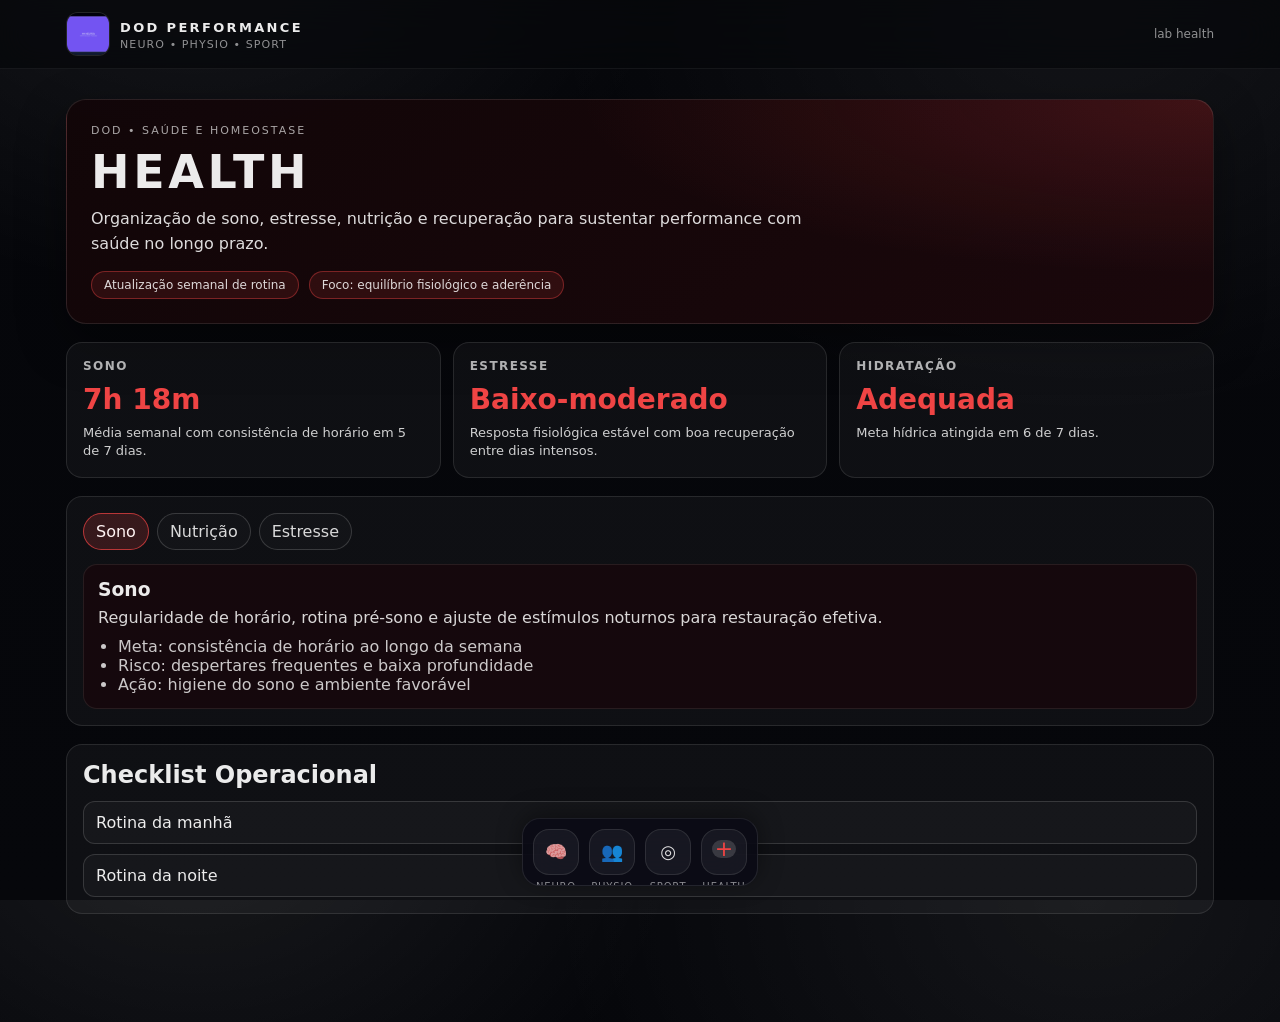
<file: health.html>
<!doctype html>
<html lang="pt-br">

<head>
  <meta charset="utf-8" />
  <meta name="viewport" content="width=device-width,initial-scale=1" />
  <meta name="theme-color" content="#06070B" />
  <title>DOD Performance | Health</title>
  <meta name="description" content="Página de saúde e homeostase no DOD Performance." />
  <link rel="stylesheet" href="/style.20260304.4.css" />
  <link rel="stylesheet" href="/health-page.css" />
</head>

<body>
  <header class="top">
    <div class="top-inner">
      <a class="brand" href="/">
        <div class="avatar">
          <img src="/assets/hh-neuron.png" alt="DOD Profile" />
        </div>
        <div>
          <strong>DOD PERFORMANCE</strong>
          <span>neuro • physio • sport</span>
        </div>
      </a>

      <div class="mini-actions">
        <div id="status">lab health</div>
      </div>
    </div>
  </header>

  <main class="wrap health-page">
    <section class="health-hero" aria-label="Hub de saúde e homeostase">
      <div>
        <p class="health-kicker">DOD • SAÚDE E HOMEOSTASE</p>
        <h1>HEALTH</h1>
        <p class="health-lead">
          Organização de sono, estresse, nutrição e recuperação para sustentar performance com saúde no longo prazo.
        </p>
      </div>
      <div class="health-hero-meta">
        <span>Atualização semanal de rotina</span>
        <span>Foco: equilíbrio fisiológico e aderência</span>
      </div>
    </section>

    <section class="health-metrics" aria-label="Indicadores de saúde">
      <article class="health-card">
        <h2>Sono</h2>
        <p class="health-value">7h 18m</p>
        <p class="health-caption">Média semanal com consistência de horário em 5 de 7 dias.</p>
      </article>
      <article class="health-card">
        <h2>Estresse</h2>
        <p class="health-value">Baixo-moderado</p>
        <p class="health-caption">Resposta fisiológica estável com boa recuperação entre dias intensos.</p>
      </article>
      <article class="health-card">
        <h2>Hidratação</h2>
        <p class="health-value">Adequada</p>
        <p class="health-caption">Meta hídrica atingida em 6 de 7 dias.</p>
      </article>
    </section>

    <section class="health-block" aria-label="Pilares de saúde">
      <div class="health-tabs" role="tablist" aria-label="Pilares">
        <button type="button" class="health-tab is-active" data-pillar="sleep">Sono</button>
        <button type="button" class="health-tab" data-pillar="nutrition">Nutrição</button>
        <button type="button" class="health-tab" data-pillar="stress">Estresse</button>
      </div>

      <div class="health-panel is-active" data-pillar-panel="sleep">
        <h3>Sono</h3>
        <p>Regularidade de horário, rotina pré-sono e ajuste de estímulos noturnos para restauração efetiva.</p>
        <ul>
          <li>Meta: consistência de horário ao longo da semana</li>
          <li>Risco: despertares frequentes e baixa profundidade</li>
          <li>Ação: higiene do sono e ambiente favorável</li>
        </ul>
      </div>

      <div class="health-panel" data-pillar-panel="nutrition" hidden>
        <h3>Nutrição</h3>
        <p>Distribuição de proteína, timing de carboidrato e densidade nutricional para suportar adaptação.</p>
        <ul>
          <li>Meta: adequação energética e qualidade alimentar</li>
          <li>Risco: baixa disponibilidade energética crônica</li>
          <li>Ação: planejamento de refeições e hidratação</li>
        </ul>
      </div>

      <div class="health-panel" data-pillar-panel="stress" hidden>
        <h3>Estresse</h3>
        <p>Gestão de carga cognitiva e emocional para preservar recuperação e tomada de decisão.</p>
        <ul>
          <li>Meta: estabilidade autonômica e mental</li>
          <li>Risco: acúmulo silencioso de fadiga</li>
          <li>Ação: pausas, respiração e ajuste de agenda</li>
        </ul>
      </div>
    </section>

    <section class="health-checklist" aria-label="Checklist de rotina">
      <h2>Checklist Operacional</h2>

      <article class="health-item">
        <button type="button" class="health-toggle" data-health-toggle>
          Rotina da manhã
        </button>
        <div class="health-body" hidden>
          <p>Hidratar, avaliar disposição, buscar luz natural e definir prioridade central do dia.</p>
        </div>
      </article>

      <article class="health-item">
        <button type="button" class="health-toggle" data-health-toggle>
          Rotina da noite
        </button>
        <div class="health-body" hidden>
          <p>Reduzir estímulos, planejar sono, revisar alimentação e preparar recuperação do dia seguinte.</p>
        </div>
      </article>
    </section>
  </main>

  <nav class="dock bottom-nav" aria-label="Dock de posts">
    <a class="nav-item" data-section="neuro" data-tooltip="Neurociência & Foco" href="/neuro" target="_self" rel="noopener" title="Neuro">
      <span class="nav-icon">🧠</span><small>neuro</small>
    </a>

    <a class="nav-item" data-section="physio" data-tooltip="Fisiologia Aplicada" href="/physio" target="_self" rel="noopener" title="Physio">
      <span class="nav-icon">👥</span><small>physio</small>
    </a>

    <a class="nav-item" data-section="sport" data-tooltip="Performance Esportiva" href="/sport" target="_self" rel="noopener" title="Sport">
      <span class="nav-icon">◎</span><small>sport</small>
    </a>

    <a class="nav-item dock-health active" data-section="health" data-tooltip="Saúde & Homeostase" href="/health" target="_self" rel="noopener" title="Health" aria-current="page">
      <span class="nav-icon">+</span><small>health</small>
    </a>
  </nav>

  <script src="/theme-logo.js" defer></script>
  <script src="/health-page.js" defer></script>
</body>

</html>
</file>
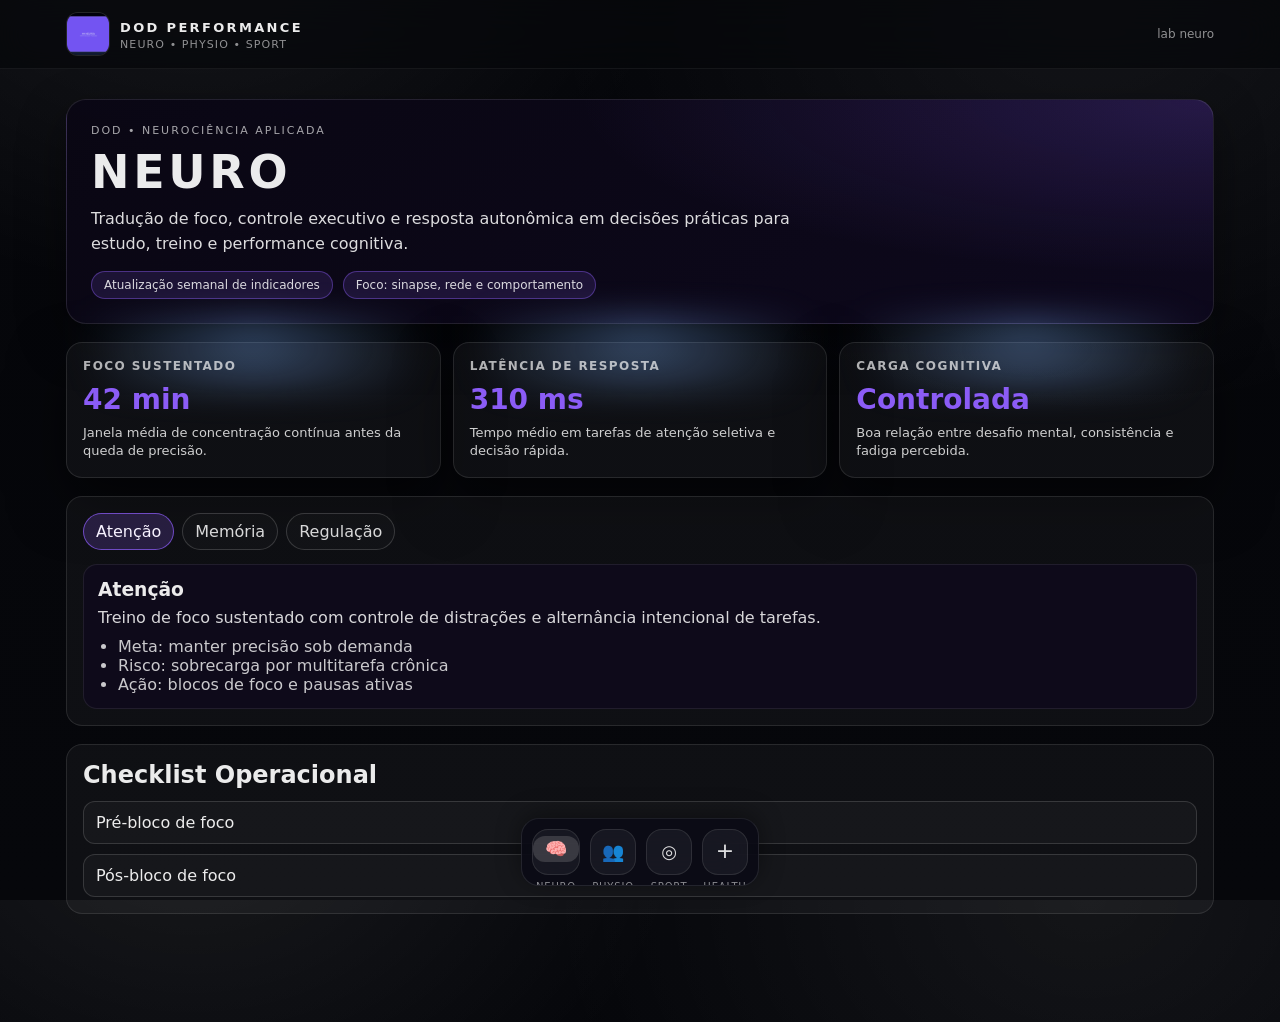
<file: neuro.html>
<!doctype html>
<html lang="pt-br">

<head>
  <meta charset="utf-8" />
  <meta name="viewport" content="width=device-width,initial-scale=1" />
  <meta name="theme-color" content="#06070B" />
  <title>DOD Performance | Neuro</title>
  <meta name="description" content="Página de neurociência aplicada no DOD Performance." />
  <link rel="stylesheet" href="/style.20260304.4.css" />
  <link rel="stylesheet" href="/neuro-page.css" />
</head>

<body>
  <header class="top">
    <div class="top-inner">
      <a class="brand" href="/">
        <div class="avatar">
          <img src="/assets/hh-neuron.png" alt="DOD Profile" />
        </div>
        <div>
          <strong>DOD PERFORMANCE</strong>
          <span>neuro • physio • sport</span>
        </div>
      </a>

      <div class="mini-actions">
        <div id="status">lab neuro</div>
      </div>
    </div>
  </header>

  <main class="wrap neuro-page">
    <section class="neuro-hero" aria-label="Hub de neurociência aplicada">
      <div>
        <p class="neuro-kicker">DOD • NEUROCIÊNCIA APLICADA</p>
        <h1>NEURO</h1>
        <p class="neuro-lead">
          Tradução de foco, controle executivo e resposta autonômica em decisões práticas para estudo, treino e performance cognitiva.
        </p>
      </div>
      <div class="neuro-hero-meta">
        <span>Atualização semanal de indicadores</span>
        <span>Foco: sinapse, rede e comportamento</span>
      </div>
    </section>

    <section class="neuro-metrics" aria-label="Métricas cognitivas">
      <article class="neuro-card">
        <h2>Foco Sustentado</h2>
        <p class="neuro-value">42 min</p>
        <p class="neuro-caption">Janela média de concentração contínua antes da queda de precisão.</p>
      </article>
      <article class="neuro-card">
        <h2>Latência de Resposta</h2>
        <p class="neuro-value">310 ms</p>
        <p class="neuro-caption">Tempo médio em tarefas de atenção seletiva e decisão rápida.</p>
      </article>
      <article class="neuro-card">
        <h2>Carga Cognitiva</h2>
        <p class="neuro-value">Controlada</p>
        <p class="neuro-caption">Boa relação entre desafio mental, consistência e fadiga percebida.</p>
      </article>
    </section>

    <section class="neuro-block" aria-label="Módulos neurais">
      <div class="neuro-tabs" role="tablist" aria-label="Módulos">
        <button type="button" class="neuro-tab is-active" data-neuro-module="attention">Atenção</button>
        <button type="button" class="neuro-tab" data-neuro-module="memory">Memória</button>
        <button type="button" class="neuro-tab" data-neuro-module="regulation">Regulação</button>
      </div>

      <div class="neuro-panel is-active" data-neuro-panel="attention">
        <h3>Atenção</h3>
        <p>Treino de foco sustentado com controle de distrações e alternância intencional de tarefas.</p>
        <ul>
          <li>Meta: manter precisão sob demanda</li>
          <li>Risco: sobrecarga por multitarefa crônica</li>
          <li>Ação: blocos de foco e pausas ativas</li>
        </ul>
      </div>

      <div class="neuro-panel" data-neuro-panel="memory" hidden>
        <h3>Memória</h3>
        <p>Consolidação com repetição espaçada e recuperação ativa para retenção de longo prazo.</p>
        <ul>
          <li>Meta: aumentar retenção com menos revisão passiva</li>
          <li>Risco: esquecimento acelerado por baixa evocação</li>
          <li>Ação: testes curtos e recorrentes</li>
        </ul>
      </div>

      <div class="neuro-panel" data-neuro-panel="regulation" hidden>
        <h3>Regulação</h3>
        <p>Gestão autonômica e emocional para preservar clareza mental em contexto de estresse.</p>
        <ul>
          <li>Meta: estabilidade de desempenho ao longo do dia</li>
          <li>Risco: reatividade excessiva sob pressão</li>
          <li>Ação: respiração, rotina e monitoramento diário</li>
        </ul>
      </div>
    </section>

    <section class="neuro-checklist" aria-label="Checklist cognitivo">
      <h2>Checklist Operacional</h2>

      <article class="neuro-item">
        <button type="button" class="neuro-toggle" data-neuro-toggle>
          Pré-bloco de foco
        </button>
        <div class="neuro-body" hidden>
          <p>Definir objetivo único, reduzir distrações e calibrar tempo realista de execução.</p>
        </div>
      </article>

      <article class="neuro-item">
        <button type="button" class="neuro-toggle" data-neuro-toggle>
          Pós-bloco de foco
        </button>
        <div class="neuro-body" hidden>
          <p>Registrar qualidade atencional, principal erro e próximo ajuste de processo.</p>
        </div>
      </article>
    </section>
  </main>

  <nav class="dock bottom-nav" aria-label="Dock de posts">
    <a class="nav-item active" data-section="neuro" data-tooltip="Neurociência & Foco" href="/neuro" target="_self" rel="noopener" title="Neuro" aria-current="page">
      <span class="nav-icon">🧠</span><small>neuro</small>
    </a>

    <a class="nav-item" data-section="physio" data-tooltip="Fisiologia Aplicada" href="/physio" target="_self" rel="noopener" title="Physio">
      <span class="nav-icon">👥</span><small>physio</small>
    </a>

    <a class="nav-item" data-section="sport" data-tooltip="Performance Esportiva" href="/sport" target="_self" rel="noopener" title="Sport">
      <span class="nav-icon">◎</span><small>sport</small>
    </a>

    <a class="nav-item dock-health" data-section="health" data-tooltip="Saúde & Homeostase" href="/health" target="_self" rel="noopener" title="Health">
      <span class="nav-icon">+</span><small>health</small>
    </a>
  </nav>

  <script src="/theme-logo.js" defer></script>
  <script src="/neuro-page.js" defer></script>
</body>

</html>
</file>
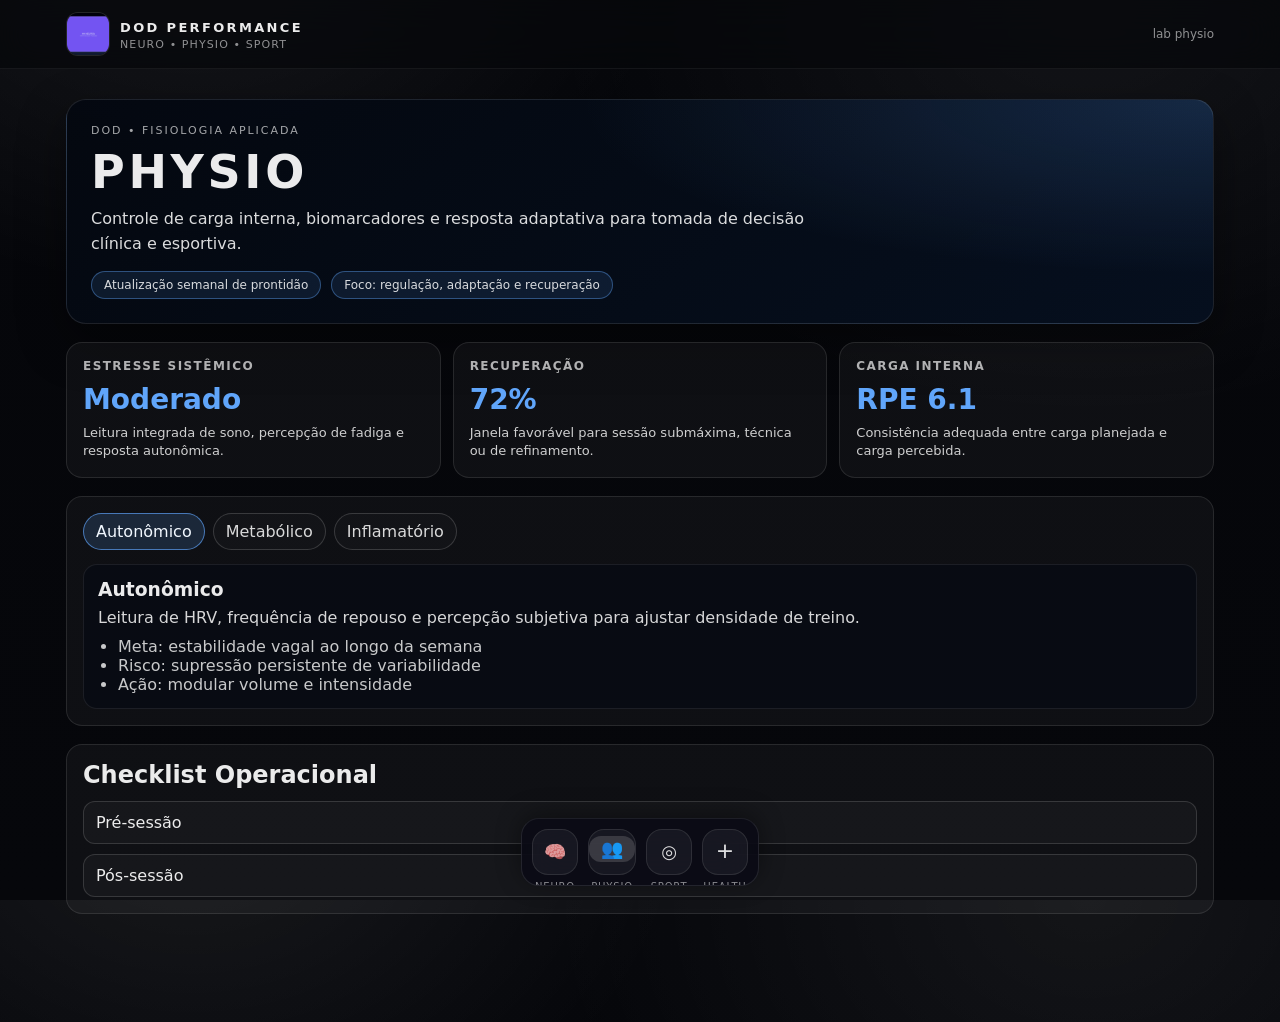
<file: physio.html>
<!doctype html>
<html lang="pt-br">

<head>
  <meta charset="utf-8" />
  <meta name="viewport" content="width=device-width,initial-scale=1" />
  <meta name="theme-color" content="#06070B" />
  <title>DOD Performance | Physio</title>
  <meta name="description" content="Página de fisiologia aplicada no DOD Performance." />
  <link rel="stylesheet" href="/style.20260304.4.css" />
  <link rel="stylesheet" href="/physio-page.css" />
</head>

<body>
  <header class="top">
    <div class="top-inner">
      <a class="brand" href="/">
        <div class="avatar">
          <img src="/assets/hh-neuron.png" alt="DOD Profile" />
        </div>
        <div>
          <strong>DOD PERFORMANCE</strong>
          <span>neuro • physio • sport</span>
        </div>
      </a>

      <div class="mini-actions">
        <div id="status">lab physio</div>
      </div>
    </div>
  </header>

  <main class="wrap physio-page">
    <section class="physio-hero" aria-label="Hub de fisiologia aplicada">
      <div>
        <p class="physio-kicker">DOD • FISIOLOGIA APLICADA</p>
        <h1>PHYSIO</h1>
        <p class="physio-lead">
          Controle de carga interna, biomarcadores e resposta adaptativa para tomada de decisão clínica e esportiva.
        </p>
      </div>
      <div class="physio-hero-meta">
        <span>Atualização semanal de prontidão</span>
        <span>Foco: regulação, adaptação e recuperação</span>
      </div>
    </section>

    <section class="physio-panels" aria-label="Painéis de monitoramento">
      <article class="panel-card">
        <h2>Estresse Sistêmico</h2>
        <p class="panel-value">Moderado</p>
        <p class="panel-caption">Leitura integrada de sono, percepção de fadiga e resposta autonômica.</p>
      </article>
      <article class="panel-card">
        <h2>Recuperação</h2>
        <p class="panel-value">72%</p>
        <p class="panel-caption">Janela favorável para sessão submáxima, técnica ou de refinamento.</p>
      </article>
      <article class="panel-card">
        <h2>Carga Interna</h2>
        <p class="panel-value">RPE 6.1</p>
        <p class="panel-caption">Consistência adequada entre carga planejada e carga percebida.</p>
      </article>
    </section>

    <section class="physio-block" aria-label="Módulos fisiológicos">
      <div class="physio-tabs" role="tablist" aria-label="Módulos">
        <button type="button" class="physio-tab is-active" data-module="autonomic">Autonômico</button>
        <button type="button" class="physio-tab" data-module="metabolic">Metabólico</button>
        <button type="button" class="physio-tab" data-module="inflammatory">Inflamatório</button>
      </div>

      <div class="physio-module is-active" data-module-panel="autonomic">
        <h3>Autonômico</h3>
        <p>Leitura de HRV, frequência de repouso e percepção subjetiva para ajustar densidade de treino.</p>
        <ul>
          <li>Meta: estabilidade vagal ao longo da semana</li>
          <li>Risco: supressão persistente de variabilidade</li>
          <li>Ação: modular volume e intensidade</li>
        </ul>
      </div>

      <div class="physio-module" data-module-panel="metabolic" hidden>
        <h3>Metabólico</h3>
        <p>Uso de resposta ventilatória, tolerância ao esforço e sinais energéticos para guiar estímulos.</p>
        <ul>
          <li>Meta: eficiência metabólica com progressão sustentável</li>
          <li>Risco: queda abrupta de desempenho entre sessões</li>
          <li>Ação: revisar distribuição de carga e reposição</li>
        </ul>
      </div>

      <div class="physio-module" data-module-panel="inflammatory" hidden>
        <h3>Inflamatório</h3>
        <p>Integração de dor, rigidez e sinais clínicos para evitar acúmulo de fadiga residual.</p>
        <ul>
          <li>Meta: recuperação tecidual em ritmo adequado</li>
          <li>Risco: dor persistente acima de 48h</li>
          <li>Ação: sessão regenerativa e monitoramento ativo</li>
        </ul>
      </div>
    </section>

    <section class="physio-checklist" aria-label="Checklist de sessão">
      <h2>Checklist Operacional</h2>

      <article class="check-card">
        <button type="button" class="check-toggle" data-check-toggle>
          Pré-sessão
        </button>
        <div class="check-body" hidden>
          <p>Validar sono, prontidão subjetiva, frequência de repouso e dor muscular tardia.</p>
        </div>
      </article>

      <article class="check-card">
        <button type="button" class="check-toggle" data-check-toggle>
          Pós-sessão
        </button>
        <div class="check-body" hidden>
          <p>Registrar RPE, qualidade técnica, resposta cardiorrespiratória e estratégia de recuperação.</p>
        </div>
      </article>
    </section>
  </main>

  <nav class="dock bottom-nav" aria-label="Dock de posts">
    <a class="nav-item" data-section="neuro" data-tooltip="Neurociência & Foco" href="/neuro" target="_self" rel="noopener" title="Neuro">
      <span class="nav-icon">🧠</span><small>neuro</small>
    </a>

    <a class="nav-item active" data-section="physio" data-tooltip="Fisiologia Aplicada" href="/physio" target="_self" rel="noopener" title="Physio" aria-current="page">
      <span class="nav-icon">👥</span><small>physio</small>
    </a>

    <a class="nav-item" data-section="sport" data-tooltip="Performance Esportiva" href="/sport" target="_self" rel="noopener" title="Sport">
      <span class="nav-icon">◎</span><small>sport</small>
    </a>

    <a class="nav-item dock-health" data-section="health" data-tooltip="Saúde & Homeostase" href="/health" target="_self" rel="noopener" title="Health">
      <span class="nav-icon">+</span><small>health</small>
    </a>
  </nav>

  <script src="/theme-logo.js" defer></script>
  <script src="/physio-page.js" defer></script>
</body>

</html>
</file>
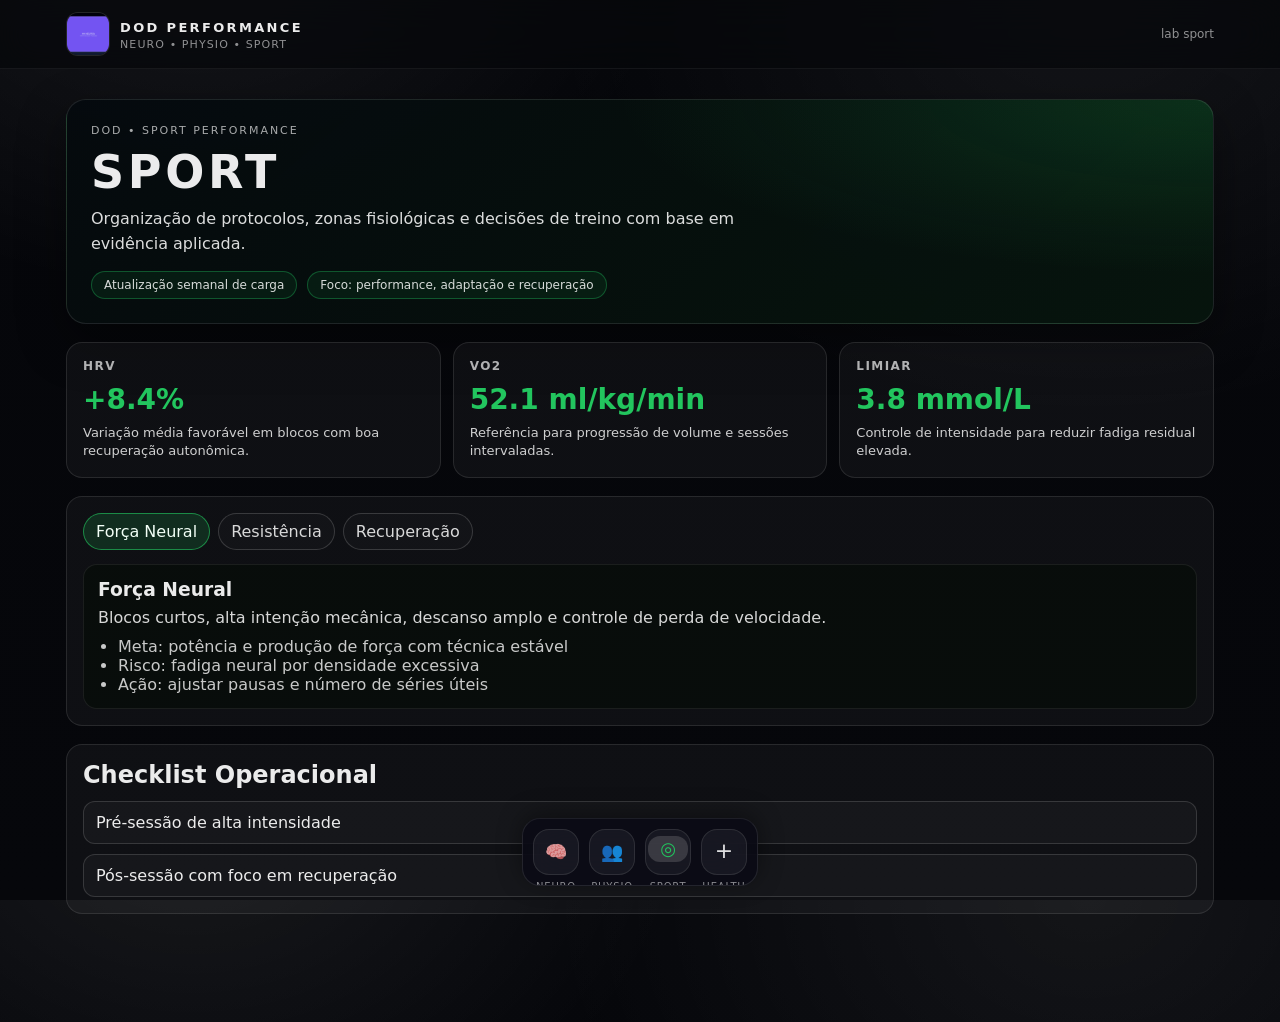
<file: sport.html>
<!doctype html>
<html lang="pt-br">

<head>
  <meta charset="utf-8" />
  <meta name="viewport" content="width=device-width,initial-scale=1" />
  <meta name="theme-color" content="#06070B" />
  <title>DOD Performance | Sport</title>
  <meta name="description" content="Página de fisiologia e performance esportiva no DOD Performance." />
  <link rel="stylesheet" href="/style.20260304.4.css" />
  <link rel="stylesheet" href="/sport-physio.css" />
</head>

<body>
  <header class="top">
    <div class="top-inner">
      <a class="brand" href="/">
        <div class="avatar">
          <img src="/assets/hh-neuron.png" alt="DOD Profile" />
        </div>
        <div>
          <strong>DOD PERFORMANCE</strong>
          <span>neuro • physio • sport</span>
        </div>
      </a>

      <div class="mini-actions">
        <div id="status">lab sport</div>
      </div>
    </div>
  </header>

  <main class="wrap sport-page">
    <section class="sport-hero" aria-label="Hub de fisiologia do esporte">
      <div>
        <p class="sport-kicker">DOD • SPORT PERFORMANCE</p>
        <h1>SPORT</h1>
        <p class="sport-lead">
          Organização de protocolos, zonas fisiológicas e decisões de treino com base em evidência aplicada.
        </p>
      </div>
      <div class="sport-hero-meta">
        <span>Atualização semanal de carga</span>
        <span>Foco: performance, adaptação e recuperação</span>
      </div>
    </section>

    <section class="sport-metrics" aria-label="Métricas principais">
      <article class="metric-card">
        <h2>HRV</h2>
        <p class="metric-value">+8.4%</p>
        <p class="metric-caption">Variação média favorável em blocos com boa recuperação autonômica.</p>
      </article>
      <article class="metric-card">
        <h2>VO2</h2>
        <p class="metric-value">52.1 ml/kg/min</p>
        <p class="metric-caption">Referência para progressão de volume e sessões intervaladas.</p>
      </article>
      <article class="metric-card">
        <h2>Limiar</h2>
        <p class="metric-value">3.8 mmol/L</p>
        <p class="metric-caption">Controle de intensidade para reduzir fadiga residual elevada.</p>
      </article>
    </section>

    <section class="sport-zones" aria-label="Zonas fisiológicas">
      <div class="zone-tabs" role="tablist" aria-label="Filtros de zona">
        <button type="button" class="zone-tab is-active" data-zone="strength">Força Neural</button>
        <button type="button" class="zone-tab" data-zone="endurance">Resistência</button>
        <button type="button" class="zone-tab" data-zone="recovery">Recuperação</button>
      </div>

      <div class="zone-panel is-active" data-zone-panel="strength">
        <h3>Força Neural</h3>
        <p>Blocos curtos, alta intenção mecânica, descanso amplo e controle de perda de velocidade.</p>
        <ul>
          <li>Meta: potência e produção de força com técnica estável</li>
          <li>Risco: fadiga neural por densidade excessiva</li>
          <li>Ação: ajustar pausas e número de séries úteis</li>
        </ul>
      </div>

      <div class="zone-panel" data-zone-panel="endurance" hidden>
        <h3>Resistência</h3>
        <p>Progressão por zonas ventilatórias combinando base aeróbica com estímulos intervalados.</p>
        <ul>
          <li>Meta: elevar capacidade de sustentar ritmo</li>
          <li>Risco: monotonia de estímulo e estagnação</li>
          <li>Ação: alternar sessão contínua e intervalada</li>
        </ul>
      </div>

      <div class="zone-panel" data-zone-panel="recovery" hidden>
        <h3>Recuperação</h3>
        <p>Gestão de carga com sono, dor muscular, percepção subjetiva e resposta autonômica.</p>
        <ul>
          <li>Meta: restaurar capacidade de treino em 24-48h</li>
          <li>Risco: acumular fadiga subclínica</li>
          <li>Ação: mobilidade, nutrição e monitoramento diário</li>
        </ul>
      </div>
    </section>

    <section class="sport-protocols" aria-label="Protocolos rápidos">
      <h2>Checklist Operacional</h2>

      <article class="protocol-card">
        <button type="button" class="protocol-toggle" data-protocol-toggle>
          Pré-sessão de alta intensidade
        </button>
        <div class="protocol-body" hidden>
          <p>Validar hidratação, prontidão neuromuscular, RPE basal, sono e dor residual.</p>
        </div>
      </article>

      <article class="protocol-card">
        <button type="button" class="protocol-toggle" data-protocol-toggle>
          Pós-sessão com foco em recuperação
        </button>
        <div class="protocol-body" hidden>
          <p>Executar cooldown, reposição hídrica, ingestão proteica e controle de fadiga em 24h.</p>
        </div>
      </article>
    </section>
  </main>

  <nav class="dock bottom-nav" aria-label="Dock de posts">
    <a class="nav-item" data-section="neuro" data-tooltip="Neurociência & Foco" href="/neuro" target="_self" rel="noopener" title="Neuro">
      <span class="nav-icon">🧠</span><small>neuro</small>
    </a>

    <a class="nav-item" data-section="physio" data-tooltip="Fisiologia Aplicada" href="/physio" target="_self" rel="noopener" title="Physio">
      <span class="nav-icon">👥</span><small>physio</small>
    </a>

    <a class="nav-item active" data-section="sport" data-tooltip="Performance Esportiva" href="/sport" target="_self" rel="noopener" title="Sport" aria-current="page">
      <span class="nav-icon">◎</span><small>sport</small>
    </a>

    <a class="nav-item dock-health" data-section="health" data-tooltip="Saúde & Homeostase" href="/health" target="_self" rel="noopener" title="Health">
      <span class="nav-icon">+</span><small>health</small>
    </a>
  </nav>

  <script src="/theme-logo.js" defer></script>
  <script src="/sport-physio.js" defer></script>
</body>

</html>
</file>
<file: style.20260304.4.css>
:root {
  --bg: #06070b;
  --card: rgba(255, 255, 255, 0.06);
  --stroke: rgba(255, 255, 255, 0.1);
  --text: rgba(255, 255, 255, 0.92);
  --muted: rgba(255, 255, 255, 0.55);
  --shadow: 0 18px 60px rgba(0, 0, 0, 0.55);
  --r: 20px;
  --max: 1180px;
  --glass: saturate(140%) blur(18px);
}

* {
  box-sizing: border-box;
}

html,
body {
  height: 100%;
}

body {
  margin: 0;
  color: var(--text);
  font-family: ui-sans-serif, system-ui, -apple-system, Segoe UI, Roboto, Helvetica, Arial;
  background:
    radial-gradient(900px 700px at 15% -10%, rgba(255, 255, 255, 0.08), transparent 55%),
    radial-gradient(900px 700px at 85% 0%, rgba(255, 255, 255, 0.06), transparent 60%),
    linear-gradient(180deg, #05060a, var(--bg));
  overflow-x: hidden;
}

/* Full-page snap layout (ativado quando existir .pages no HTML) */
.pages {
  height: 100vh;
  overflow-y: auto;
  scroll-snap-type: y mandatory;
}

.page {
  min-height: 100vh;
  scroll-snap-align: start;
}

@supports selector(body:has(.pages)) {
  html:has(.pages),
  body:has(.pages) {
    height: 100%;
  }

  body:has(.pages) {
    margin: 0;
    overflow: hidden;
  }
}

a {
  color: inherit;
  text-decoration: none;
}

.wrap {
  max-width: var(--max);
  margin: 0 auto;
  padding: 16px;
}

.feed,
.grid,
main {
  position: relative;
  z-index: 0;
}

.top {
  position: sticky;
  top: 0;
  z-index: 20;
  background: rgba(6, 7, 11, 0.72);
  backdrop-filter: var(--glass);
  border-bottom: 1px solid rgba(255, 255, 255, 0.06);
}

.top-inner {
  max-width: var(--max);
  margin: 0 auto;
  padding: 12px 16px;
  display: flex;
  align-items: center;
  justify-content: space-between;
  gap: 12px;
}

.brand {
  display: flex;
  align-items: center;
  gap: 10px;
}

.avatar {
  width: 44px;       /* tamanho do quadrado atual */
  height: 44px;
  border-radius: 12px; /* mantém o estilo arredondado do DOD */
  overflow: hidden;   /* ESSENCIAL para cortar a imagem */
  background: rgba(255,255,255,0.04);
  border: 1px solid rgba(255,255,255,0.08);
}

.avatar img {
  width: 100%;
  height: 100%;
  object-fit: cover;  /* faz a águia preencher o quadrado bonito */
  object-position: center top; /* foca mais na parte superior (rosto) */
  filter: contrast(1.1) brightness(0.95); /* combina com o tema dark */
}

.brand strong {
  font-size: 13px;
  letter-spacing: 0.18em;
  text-transform: uppercase;
  line-height: 1.1;
}

.brand span {
  display: block;
  font-size: 11px;
  color: var(--muted);
  letter-spacing: 0.1em;
  text-transform: uppercase;
  margin-top: 2px;
}

.mini-actions {
  display: flex;
  gap: 10px;
  align-items: center;
  color: var(--muted);
  font-size: 12px;
}

.hero {
  margin-top: 14px;
  border-radius: var(--r);
  border: 1px solid rgba(255, 255, 255, 0.08);
  background: rgba(255, 255, 255, 0.04);
  overflow: hidden;
  box-shadow: var(--shadow);
  position: relative;
  min-height: 240px;
}

.hero .img {
  position: absolute;
  inset: 0;
  background-size: cover;
  background-position: center;
  opacity: 0;
  transition: opacity 0.55s ease;
  filter: saturate(1.02) contrast(1.02);
  transform: scale(1.02);
  z-index: 0;
}

.hero .img.on {
  opacity: 1;
}

.hero:after {
  content: "";
  position: absolute;
  inset: 0;
  background: linear-gradient(105deg, rgba(6, 7, 11, 0.82) 0%, rgba(6, 7, 11, 0.52) 42%, rgba(6, 7, 11, 0.88) 100%);
  pointer-events: none;
  z-index: 1;
}

.hero-content {
  position: relative;
  padding: 16px;
  display: flex;
  align-items: flex-start;
  justify-content: space-between;
  gap: 12px;
  min-height: 240px;
  z-index: 2;
}

.hero-left {
  display: flex;
  flex-direction: column;
  gap: 6px;
  max-width: min(760px, 100%);
  padding: 10px 12px;
  border-radius: 14px;
  background: rgba(6, 7, 11, 0.34);
  border: 1px solid rgba(255, 255, 255, 0.08);
  backdrop-filter: blur(5px);
}

.hero-left .title {
  font-size: 14px;
  letter-spacing: 0.18em;
  text-transform: uppercase;
  font-weight: 700;
  text-shadow: 0 2px 16px rgba(0, 0, 0, 0.8);
}

.hero-left .desc {
  font-size: 12px;
  color: rgba(255, 255, 255, 0.82);
  line-height: 1.4;
  text-shadow: 0 2px 14px rgba(0, 0, 0, 0.75);
}

.hero-right {
  display: flex;
  gap: 8px;
  align-items: center;
  align-self: flex-start;
  flex-wrap: wrap;
  justify-content: flex-end;
  z-index: 3;
}

.hero-rail {
  margin-top: 14px;
  padding: 10px 12px;
  border-radius: 14px;
  border: 1px solid rgba(125, 186, 255, 0.32);
  background: linear-gradient(135deg, rgba(12, 31, 63, 0.42), rgba(8, 18, 36, 0.6));
  position: relative;
  z-index: 6;
}

.btn {
  border: 1px solid rgba(255, 255, 255, 0.1);
  background: rgba(255, 255, 255, 0.05);
  color: var(--text);
  border-radius: 14px;
  padding: 10px 12px;
  font-size: 12px;
  letter-spacing: 0.08em;
  text-transform: uppercase;
  cursor: pointer;
  transition: 0.2s ease;
  user-select: none;
}

.btn:hover {
  transform: translateY(-1px);
  border-color: rgba(255, 255, 255, 0.18);
}

.btn.btn-cta {
  background: linear-gradient(135deg, #16a34a, #22c55e);
  border-color: rgba(34, 197, 94, 0.95);
  color: #f8fff9;
  font-weight: 700;
  box-shadow: 0 10px 30px rgba(34, 197, 94, 0.35);
}

.btn.btn-cta:hover {
  border-color: rgba(74, 222, 128, 1);
  box-shadow: 0 14px 34px rgba(34, 197, 94, 0.45);
}

.bar {
  margin-top: 12px;
  display: flex;
  gap: 10px;
  align-items: center;
  justify-content: space-between;
  flex-wrap: wrap;
}

.search {
  flex: 1;
  min-width: 260px;
  display: flex;
  gap: 10px;
  align-items: center;
  padding: 10px 12px;
  border-radius: 14px;
  border: 1px solid rgba(255, 255, 255, 0.08);
  background: rgba(255, 255, 255, 0.04);
  color: var(--muted);
}

.search input {
  flex: 1;
  border: 0;
  outline: none;
  background: transparent;
  color: var(--text);
  font-size: 13px;
}

.search input::placeholder {
  color: rgba(255, 255, 255, 0.35);
}

.chips {
  display: flex;
  gap: 8px;
  flex-wrap: wrap;
}

.chip {
  padding: 9px 11px;
  border-radius: 999px;
  border: 1px solid rgba(255, 255, 255, 0.08);
  background: rgba(255, 255, 255, 0.03);
  font-size: 12px;
  color: var(--muted);
  letter-spacing: 0.08em;
  text-transform: uppercase;
  cursor: pointer;
  user-select: none;
  transition: 0.2s ease;
}

.chip.active {
  color: var(--text);
  border-color: rgba(255, 255, 255, 0.16);
  background: rgba(255, 255, 255, 0.06);
}

.masonry {
  column-count: 3;
  column-gap: 12px;
  padding: 14px 0 40px;
}

@media (max-width: 980px) {
  .masonry {
    column-count: 2;
  }
}

@media (max-width: 640px) {
  .masonry {
    column-count: 1;
    padding-bottom: 56px;
  }

  .hero-right {
    flex-wrap: wrap;
    justify-content: flex-end;
  }
}

.card {
  break-inside: avoid;
  position: relative;
  z-index: 1;
  margin: 0 0 12px;
  border-radius: var(--r);
  overflow: hidden;
  border: 1px solid rgba(255, 255, 255, 0.08);
  background: rgba(255, 255, 255, 0.04);
  box-shadow: 0 14px 40px rgba(0, 0, 0, 0.4);
  opacity: 0;
  transform: translateY(8px);
  transition: transform 0.24s ease, opacity 0.24s ease, border-color 0.18s ease;
  cursor: pointer;
}

.card.is-live {
  opacity: 1;
  transform: translateY(0);
}

.card:hover {
  transform: translateY(-2px);
  border-color: rgba(255, 255, 255, 0.14);
}

.card img {
  width: 100%;
  display: block;
  object-fit: cover;
  aspect-ratio: 4/5;
  filter: saturate(1.02) contrast(1.02);
}

.card.tall img {
  aspect-ratio: 4/5;
}

.card.wide img {
  aspect-ratio: 4/5;
}

.meta {
  padding: 10px 10px 12px;
}

.meta .t {
  font-size: 12px;
  color: rgba(255, 255, 255, 0.82);
  line-height: 1.35;
}

.mesh-line {
  margin-top: 8px;
  font-size: 11px;
  letter-spacing: 0.06em;
  text-transform: uppercase;
  color: rgba(170, 196, 236, 0.82);
}

.meta .tags {
  margin-top: 8px;
  display: flex;
  gap: 6px;
  flex-wrap: wrap;
}

.mesh-open-btn {
  border: 1px solid rgba(122, 170, 255, 0.32);
  background: rgba(88, 140, 255, 0.14);
  color: rgba(226, 236, 255, 0.92);
  border-radius: 999px;
  padding: 6px 10px;
  font-size: 11px;
  letter-spacing: 0.08em;
  text-transform: uppercase;
  cursor: pointer;
}

.mesh-open-btn:hover {
  border-color: rgba(141, 191, 255, 0.6);
  box-shadow: 0 0 0 4px rgba(100, 155, 255, 0.12);
}

.tag {
  font-size: 11px;
  padding: 6px 9px;
  border-radius: 999px;
  border: 1px solid rgba(255, 255, 255, 0.08);
  background: rgba(0, 0, 0, 0.18);
  color: var(--muted);
  letter-spacing: 0.06em;
  text-transform: uppercase;
}

.dock {
  position: fixed;
  left: 50%;
  transform: translateX(-50%);
  bottom: 14px;
  z-index: 50;
  display: flex;
  gap: 10px;
  padding: 10px;
  border-radius: 18px;
  border: 1px solid rgba(255, 255, 255, 0.1);
  background: rgba(6, 7, 11, 0.72);
  backdrop-filter: var(--glass);
  box-shadow: 0 20px 70px rgba(0, 0, 0, 0.6);
  max-width: min(560px, calc(100% - 22px));
  overflow: auto;
  scrollbar-width: none;
}

.dock::-webkit-scrollbar {
  display: none;
}

.dock a {
  min-width: 46px;
  height: 46px;
  border-radius: 16px;
  border: 1px solid rgba(255, 255, 255, 0.1);
  background: rgba(255, 255, 255, 0.05);
  display: grid;
  place-items: center;
  color: rgba(255, 255, 255, 0.86);
  transition: transform 0.16s ease, border-color 0.16s ease, background 0.16s ease;
  position: relative;
  user-select: none;
}

.dock a:hover {
  transform: translateY(-2px);
  border-color: rgba(255, 255, 255, 0.18);
  background: rgba(255, 255, 255, 0.07);
}

.dock a span {
  font-size: 18px;
  line-height: 1;
}

.dock a.dock-health span {
  display: inline-flex;
  align-items: center;
  justify-content: center;
  width: 18px;
  height: 18px;
  font-size: 22px;
  font-weight: 500;
  transform: translateY(-1px);
}

.dock a small {
  position: absolute;
  bottom: -18px;
  left: 50%;
  transform: translateX(-50%);
  font-size: 10px;
  letter-spacing: 0.08em;
  text-transform: uppercase;
  color: rgba(255, 255, 255, 0.52);
  white-space: nowrap;
  pointer-events: none;
}

@keyframes spin {
  to {
    transform: rotate(360deg);
  }
}

/* Primeiro card neuro (polilaminina) */
.dod-card {
  position: relative;
  border-radius: 24px;
  overflow: hidden;
  background: #0b0f1a;
  color: #e6ecff;
  padding: 0;
  margin-bottom: 12px;
  cursor: default;
  transition: transform 0.4s ease, box-shadow 0.4s ease;
}

.dod-card:hover {
  transform: translateY(-4px);
  box-shadow: 0 20px 60px rgba(0, 0, 0, 0.4);
}

.dod-card .card-bg {
  position: absolute;
  inset: 0;
  background:
    radial-gradient(circle at 20% 20%, #1b2a4a, transparent 60%),
    radial-gradient(circle at 80% 80%, #0e3a5c, transparent 60%);
  opacity: 0.35;
  z-index: 0;
}

.dod-card .card-content {
  position: relative;
  z-index: 1;
  padding: 22px;
}

.dod-card .card-media {
  width: 100%;
  height: 170px;
  border-radius: 16px;
  border: 1px solid rgba(255, 255, 255, 0.09);
  background-color: rgba(0, 0, 0, 0.2);
  background-size: cover;
  background-position: center;
  margin-bottom: 14px;
}

.dod-card .tag {
  display: inline-flex;
  font-size: 12px;
  letter-spacing: 2px;
  opacity: 0.85;
}

.dod-card .title {
  font-size: 26px;
  margin: 8px 0;
  font-weight: 600;
  line-height: 1.15;
}

.dod-card .subtitle {
  font-size: 15px;
  opacity: 0.86;
  margin-bottom: 18px;
}

.dod-card .card-info h3 {
  font-size: 16px;
  margin-top: 16px;
  color: #8fb6ff;
}

.dod-card .card-info p {
  font-size: 14px;
  line-height: 1.6;
  opacity: 0.92;
}

.dod-card .card-footer {
  margin-top: 20px;
  display: flex;
  gap: 10px;
  flex-wrap: wrap;
}

.dod-card .chip {
  font-size: 12px;
  padding: 6px 12px;
  border-radius: 999px;
  border: 1px solid rgba(255, 255, 255, 0.1);
  background: rgba(255, 255, 255, 0.06);
  color: rgba(255, 255, 255, 0.9);
  cursor: default;
}

/* Card feature (primeiro card neuro) */
.card-feature {
  cursor: default;
}

.card-feature .thumb {
  width: 100%;
  overflow: hidden;
}

.card-feature .thumb img {
  width: 100%;
  display: block;
  object-fit: cover;
  aspect-ratio: 4/5;
}

.card-feature .meta {
  padding: 10px 10px 12px;
}

.card-feature .caption {
  margin: 0;
  font-size: 12px;
  color: rgba(255, 255, 255, 0.86);
  line-height: 1.4;
}

.card-feature .chips {
  margin-top: 8px;
  display: flex;
  gap: 6px;
  flex-wrap: wrap;
}

.card-feature .chip {
  font-size: 11px;
  padding: 6px 9px;
  border-radius: 999px;
  border: 1px solid rgba(255, 255, 255, 0.1);
  background: rgba(0, 0, 0, 0.18);
  color: rgba(255, 255, 255, 0.78);
  letter-spacing: 0.06em;
  text-transform: uppercase;
  cursor: default;
}

.card-feature .details {
  border-top: 1px solid rgba(255, 255, 255, 0.08);
  padding: 10px;
  background: rgba(4, 8, 18, 0.52);
}

.card-feature .details summary {
  list-style: none;
  cursor: pointer;
  font-size: 12px;
  text-transform: lowercase;
  letter-spacing: 0.08em;
  color: rgba(255, 255, 255, 0.85);
  user-select: none;
}

.card-feature .details summary::-webkit-details-marker {
  display: none;
}

.card-feature .details[open] summary {
  margin-bottom: 10px;
}

.card-feature .details h3 {
  font-size: 14px;
  margin: 10px 0 6px;
  color: #9fc3ff;
}

.card-feature .details p {
  margin: 0;
  font-size: 13px;
  line-height: 1.55;
  color: rgba(255, 255, 255, 0.85);
}

/* Conteudo expandido do card neuro em bloco unico */
.card-feature .details .details-text {
  margin: 10px 0 0;
  font-size: 13px;
  line-height: 1.6;
  color: rgba(255, 255, 255, 0.86);
  white-space: pre-line;
}

/* Neuro card premium glow */
.neuro-card {
  position: relative;
  isolation: isolate;
  border-color: rgba(127, 170, 255, 0.24);
  box-shadow: 0 22px 55px rgba(0, 0, 0, 0.5);
}

.neuro-card::before {
  content: "";
  position: absolute;
  inset: -20% -20% auto -20%;
  height: 55%;
  z-index: -1;
  background: radial-gradient(circle at 50% 20%, rgba(126, 178, 255, 0.34), rgba(126, 178, 255, 0) 65%);
  filter: blur(16px);
  pointer-events: none;
}

.neuro-card .card-media {
  position: relative;
  overflow: hidden;
  aspect-ratio: 4 / 5;
  border-radius: 14px;
  border: 1px solid rgba(138, 182, 255, 0.22);
  background: rgba(6, 10, 22, 0.62);
}

.neuro-card .card-media img {
  width: 100%;
  height: 100%;
  display: block;
  object-fit: cover;
}

.neuro-card .card-media::after {
  content: "";
  position: absolute;
  inset: 0;
  background: linear-gradient(180deg, rgba(6, 10, 22, 0.08), rgba(6, 10, 22, 0.46));
  pointer-events: none;
}

.neuro-card .card-content {
  display: grid;
  gap: 10px;
}

.neuro-card .tag {
  color: rgba(178, 209, 255, 0.92);
  border-color: rgba(151, 193, 255, 0.28);
  background: rgba(18, 30, 58, 0.45);
}

.neuro-card .title {
  font-size: 24px;
  letter-spacing: -0.01em;
}

.neuro-card .subtitle {
  color: rgba(229, 236, 251, 0.82);
}

/* Botao fonte - minimal premium */
.source-btn {
  margin-top: 8px;
  background: transparent;
  border: 1px solid rgba(255, 255, 255, 0.15);
  color: #cfd6ff;
  padding: 6px 12px;
  border-radius: 999px;
  font-size: 12px;
  cursor: pointer;
  transition: all 0.25s ease;
}

.source-btn:hover {
  border-color: #6ea8ff;
  color: #fff;
}

/* Modal cientifico minimal */
.neuro-modal {
  position: fixed;
  inset: 0;
  background: rgba(5, 8, 18, 0.8);
  backdrop-filter: blur(8px);
  display: flex;
  align-items: center;
  justify-content: center;
  z-index: 9999;
  animation: fadeIn 0.25s ease;
}

.neuro-modal-content {
  position: relative;
  background: #0b0f1a;
  border-radius: 20px;
  padding: 28px;
  max-width: 520px;
  width: 90%;
  color: #e6ecff;
  border: 1px solid rgba(120, 160, 255, 0.2);
  box-shadow: 0 20px 80px rgba(0, 0, 0, 0.6);
}

.neuro-modal h2 {
  margin-bottom: 10px;
  font-weight: 600;
}

.neuro-modal p {
  font-size: 14px;
  line-height: 1.6;
  opacity: 0.9;
}

.neuro-close {
  position: absolute;
  top: 15px;
  right: 20px;
  background: none;
  border: none;
  color: #fff;
  font-size: 22px;
  cursor: pointer;
}

.neuro-link {
  display: inline-block;
  margin-top: 16px;
  color: #8fb6ff;
  text-decoration: none;
  font-size: 13px;
}

.neuro-link:hover {
  text-decoration: underline;
}

@keyframes fadeIn {
  from { opacity: 0; }
  to { opacity: 1; }
}

/* garante que o card feature não colapse */
.dod-card{
  border-radius: 18px;
  overflow: hidden;
}

.dod-card .card-media{
  height: 220px;              /* tamanho normal */
  border-radius: 16px;
  background-size: cover;
  background-position: center;
  margin-bottom: 12px;
}

.dod-card .card-content{
  padding: 14px;
}

.dod-card .tag{
  display: inline-block;
  font-size: 12px;
  opacity: .75;
  margin-bottom: 8px;
}

.dod-card .title{
  font-size: 18px;
  margin: 0 0 6px;
}

.dod-card .subtitle{
  font-size: 13px;
  opacity: .85;
  margin: 0 0 10px;
}

.dod-card .card-info h3{
  font-size: 13px;
  margin: 12px 0 4px;
  opacity: .9;
}

.dod-card .card-info p{
  font-size: 13px;
  line-height: 1.5;
  opacity: .85;
}

.dod-card .card-footer{
  display:flex;
  gap:8px;
  flex-wrap:wrap;
  margin-top: 12px;
}

.dod-card .chip{
  font-size: 12px;
  padding: 6px 10px;
  border-radius: 999px;
  background: rgba(255,255,255,.06);
}

/* Feature card (Polilaminina) no tamanho normal do feed */
.dod-card .card-media{
  height: 220px;
  border-radius: 16px;
  background-size: cover;
  background-position: center;
  margin-bottom: 12px;
}
.dod-card .card-content{ padding: 14px; }

/* Hodgkin & Huxley (1952) */
.hh-inline {
  margin: 8px 0 26px;
  border: 1px solid rgba(138, 182, 255, 0.2);
  background:
    radial-gradient(900px 260px at 12% -10%, rgba(130, 176, 255, 0.16), rgba(130, 176, 255, 0) 62%),
    rgba(7, 10, 18, 0.9);
}

.hh-inline.is-active {
  animation: hhFadeIn 0.35s ease both;
}

.hh-wrap {
  display: grid;
  gap: 14px;
}

.hh-head {
  display: flex;
  align-items: flex-start;
  justify-content: space-between;
  gap: 14px;
  flex-wrap: wrap;
}

.hh-badge {
  letter-spacing: 0.14em;
  color: rgba(188, 217, 255, 0.95);
  border-color: rgba(151, 193, 255, 0.34);
  background: rgba(14, 26, 50, 0.52);
}

.hh-inline .title {
  margin: 0 0 6px;
}

.hh-inline .subtitle {
  margin: 0;
}

.hh-actions {
  display: flex;
  gap: 8px;
  flex-wrap: wrap;
}

.hh-inline .source-btn {
  margin-top: 0;
  padding: 8px 14px;
  border-color: rgba(143, 190, 255, 0.34);
  background: rgba(18, 34, 66, 0.45);
  color: #dce9ff;
}

.hh-inline .source-btn:hover {
  border-color: rgba(126, 182, 255, 0.75);
  box-shadow: 0 0 0 5px rgba(118, 170, 255, 0.12);
}

.hh-inline .source-btn-ghost {
  background: transparent;
  border-color: rgba(255, 255, 255, 0.2);
  color: rgba(233, 239, 255, 0.8);
}

.hh-image-grid {
  display: grid;
  grid-template-columns: repeat(2, minmax(0, 1fr));
  gap: 12px;
}

.hh-figure {
  margin: 0;
  border-radius: 16px;
  border: 1px solid rgba(255, 255, 255, 0.08);
  background: rgba(0, 0, 0, 0.22);
  padding: 10px;
}

.hh-figure img {
  width: 100%;
  display: block;
  object-fit: cover;
  aspect-ratio: 4 / 5;
  border-radius: 16px;
}

.hh-figure figcaption {
  margin-top: 9px;
  font-size: 12px;
  line-height: 1.4;
  color: rgba(219, 229, 252, 0.72);
}

.hh-cards {
  display: grid;
  grid-template-columns: repeat(2, minmax(0, 1fr));
  gap: 12px;
}

.hh-card {
  border-radius: 16px;
  border: 1px solid rgba(255, 255, 255, 0.08);
  background: rgba(0, 0, 0, 0.22);
  padding: 14px;
  transition: border-color 0.22s ease, box-shadow 0.22s ease, transform 0.22s ease;
}

.hh-card:hover {
  border-color: rgba(132, 185, 255, 0.48);
  box-shadow: 0 14px 34px rgba(70, 112, 194, 0.22);
  transform: translateY(-1px);
}

.hh-card h3 {
  margin: 0 0 8px;
  font-size: 15px;
  color: rgba(171, 206, 255, 0.95);
}

.hh-card p {
  margin: 0;
  font-size: 13px;
  line-height: 1.58;
  color: rgba(233, 239, 255, 0.84);
}

.hh-ref span {
  color: rgba(194, 219, 255, 0.88);
}

.hh-inline .card-footer {
  margin-top: 2px;
}

.hh-pill {
  font-size: 12px;
  padding: 6px 12px;
  border-radius: 999px;
  border: 1px solid rgba(255, 255, 255, 0.16);
  background: rgba(255, 255, 255, 0.08);
  color: rgba(230, 237, 255, 0.92);
  letter-spacing: 0.08em;
}

html.hh-lock,
body.hh-lock {
  overflow: hidden;
}

.hh-modal {
  position: fixed;
  inset: 0;
  z-index: 9999;
  display: flex;
  align-items: center;
  justify-content: center;
  padding: 16px;
}

.hh-modal-backdrop {
  position: absolute;
  inset: 0;
  background: rgba(5, 8, 16, 0.68);
  backdrop-filter: blur(7px);
}

.hh-modal-panel {
  position: relative;
  width: min(980px, 100%);
  max-height: 92vh;
  overflow: auto;
  border-radius: 20px;
  border: 1px solid rgba(138, 182, 255, 0.24);
  background:
    radial-gradient(1000px 260px at 10% -18%, rgba(120, 175, 255, 0.2), rgba(120, 175, 255, 0) 58%),
    rgba(6, 8, 14, 0.96);
  box-shadow: 0 24px 80px rgba(0, 0, 0, 0.6);
}

.hh-modal-top {
  display: flex;
  justify-content: space-between;
  gap: 14px;
  align-items: flex-start;
  padding: 18px 18px 12px;
  border-bottom: 1px solid rgba(255, 255, 255, 0.08);
}

.hh-modal-body {
  display: grid;
  gap: 14px;
  padding: 14px 18px 20px;
}

.hh-modal-close {
  width: 38px;
  height: 38px;
  border: 1px solid rgba(255, 255, 255, 0.16);
  border-radius: 12px;
  color: rgba(232, 238, 255, 0.9);
  background: rgba(255, 255, 255, 0.06);
  cursor: pointer;
}

.hh-cards-modal {
  grid-template-columns: repeat(2, minmax(0, 1fr));
}

@media (max-width: 860px) {
  .hh-image-grid,
  .hh-cards,
  .hh-cards-modal {
    grid-template-columns: 1fr;
  }

  .hh-modal {
    padding: 10px;
  }
}

@keyframes hhFadeIn {
  from {
    opacity: 0;
    transform: translateY(8px);
  }

  to {
    opacity: 1;
    transform: translateY(0);
  }
}

/* Compat: estrutura hh-inline/modal mais recente */
.hh-inline {
  border-radius: 22px;
  padding: 16px;
  box-shadow: 0 18px 54px rgba(0, 0, 0, 0.5);
}

.hh-top {
  display: flex;
  align-items: flex-start;
  justify-content: space-between;
  gap: 14px;
  flex-wrap: wrap;
}

.hh-badge {
  display: inline-flex;
  align-items: center;
  padding: 6px 10px;
  border-radius: 999px;
  border: 1px solid rgba(151, 193, 255, 0.34);
  background: rgba(14, 26, 50, 0.52);
  color: rgba(188, 217, 255, 0.95);
  font-size: 11px;
  letter-spacing: 0.12em;
  text-transform: uppercase;
}

.hh-title {
  margin: 10px 0 6px;
  font-size: clamp(22px, 3.4vw, 30px);
  line-height: 1.15;
  color: rgba(238, 244, 255, 0.96);
}

.hh-sub {
  margin: 0;
  font-size: 14px;
  line-height: 1.5;
  color: rgba(224, 233, 253, 0.82);
  max-width: 70ch;
}

.hh-top-right {
  display: flex;
  gap: 8px;
  flex-wrap: wrap;
}

.hh-btn {
  margin-top: 0;
  padding: 9px 14px;
  border-radius: 999px;
  border: 1px solid rgba(143, 190, 255, 0.34);
  background: rgba(18, 34, 66, 0.45);
  color: #dce9ff;
  font-size: 12px;
  cursor: pointer;
  transition: border-color 0.2s ease, box-shadow 0.2s ease, transform 0.2s ease;
}

.hh-btn:hover {
  border-color: rgba(126, 182, 255, 0.75);
  box-shadow: 0 0 0 5px rgba(118, 170, 255, 0.12);
  transform: translateY(-1px);
}

.hh-btn.ghost {
  background: transparent;
  border-color: rgba(255, 255, 255, 0.2);
  color: rgba(233, 239, 255, 0.84);
}

.hh-media {
  margin-top: 12px;
  display: grid;
  grid-template-columns: repeat(2, minmax(0, 1fr));
  gap: 12px;
}

.hh-fig {
  margin: 0;
  border-radius: 16px;
  border: 1px solid rgba(255, 255, 255, 0.08);
  background: rgba(0, 0, 0, 0.22);
  padding: 10px;
}

.hh-fig img {
  width: 100%;
  display: block;
  object-fit: cover;
  aspect-ratio: 4 / 5;
  border-radius: 16px;
}

.hh-fig figcaption {
  margin-top: 9px;
  font-size: 12px;
  line-height: 1.4;
  color: rgba(219, 229, 252, 0.72);
}

.hh-tags {
  margin-top: 12px;
  display: flex;
  gap: 8px;
  flex-wrap: wrap;
}

.hh-tag {
  font-size: 12px;
  padding: 6px 12px;
  border-radius: 999px;
  border: 1px solid rgba(255, 255, 255, 0.16);
  background: rgba(255, 255, 255, 0.08);
  color: rgba(230, 237, 255, 0.92);
  letter-spacing: 0.08em;
}

.hh-text {
  margin-top: 10px;
  padding: 14px;
  border-radius: 16px;
  border: 1px solid rgba(255, 255, 255, 0.08);
  background: rgba(0, 0, 0, 0.18);
}

.hh-h3 {
  margin: 0 0 8px;
  font-size: 15px;
  color: rgba(171, 206, 255, 0.95);
}

.hh-text p,
.hh-readmore p {
  margin: 0;
  font-size: 13px;
  line-height: 1.58;
  color: rgba(233, 239, 255, 0.84);
}

.hh-readmore {
  margin-top: 14px;
  display: grid;
  gap: 14px;
}

.hh-readmore .hh-h3 {
  margin-bottom: 6px;
}

.hh-readmore .hh-ref span {
  color: rgba(194, 219, 255, 0.88);
}

.hh-backdrop,
.hh-modal-backdrop {
  position: absolute;
  inset: 0;
  border: 0;
  padding: 0;
  margin: 0;
  background: rgba(5, 8, 16, 0.68);
  backdrop-filter: blur(7px);
}

.hh-panel,
.hh-modal-panel {
  position: relative;
  width: min(980px, 100%);
  max-height: 92vh;
  overflow: auto;
  border-radius: 20px;
  border: 1px solid rgba(138, 182, 255, 0.24);
  background:
    radial-gradient(1000px 260px at 10% -18%, rgba(120, 175, 255, 0.2), rgba(120, 175, 255, 0) 58%),
    rgba(6, 8, 14, 0.96);
  box-shadow: 0 24px 80px rgba(0, 0, 0, 0.6);
}

.hh-panel-top,
.hh-modal-top {
  display: flex;
  justify-content: space-between;
  gap: 14px;
  align-items: flex-start;
  padding: 18px 18px 12px;
  border-bottom: 1px solid rgba(255, 255, 255, 0.08);
}

.hh-panel-body,
.hh-modal-body {
  display: grid;
  gap: 14px;
  padding: 14px 18px 20px;
}

.hh-x,
.hh-modal-close {
  width: 38px;
  height: 38px;
  border: 1px solid rgba(255, 255, 255, 0.16);
  border-radius: 12px;
  color: rgba(232, 238, 255, 0.9);
  background: rgba(255, 255, 255, 0.06);
  cursor: pointer;
}

.hh-panel-cards,
.hh-cards-modal {
  display: grid;
  grid-template-columns: repeat(2, minmax(0, 1fr));
  gap: 12px;
}

@media (max-width: 860px) {
  .hh-media,
  .hh-panel-cards {
    grid-template-columns: 1fr;
  }
}

/* =========================
   Hodgkin & Huxley Card (Inline + Modal)
========================= */
.hh-inline{
  max-width:760px;
  margin:12px auto 24px;
  padding:14px;
  border-radius:18px;
  border:1px solid rgba(140,170,255,.14);
  background:rgba(255,255,255,.03);
  box-shadow:0 12px 30px rgba(0,0,0,.35);
}

.hh-top{
  display:flex;
  justify-content:space-between;
  gap:12px;
  flex-wrap:wrap;
  padding:6px 6px 12px;
}

.hh-badge{
  font-size:12px;
  letter-spacing:.14em;
  opacity:.78;
  margin:0 0 8px;
}

.hh-title{
  margin:0;
  font-size:22px;
  line-height:1.1;
}

.hh-sub{
  margin:10px 0 0;
  font-size:14px;
  opacity:.82;
  line-height:1.35;
  max-width:64ch;
}

.hh-btn{
  appearance:none;
  border:1px solid rgba(140,170,255,.22);
  background:rgba(120,150,255,.10);
  color:inherit;
  padding:10px 12px;
  border-radius:999px;
  font-size:13px;
  cursor:pointer;
  transition:transform .12s ease, box-shadow .12s ease, border-color .12s ease;
}

.hh-btn:hover{
  transform:translateY(-1px);
  border-color:rgba(140,170,255,.40);
  box-shadow:0 0 0 6px rgba(120,150,255,.08);
}

.hh-btn.ghost{ background:transparent; }

.hh-media{
  display:grid;
  grid-template-columns:1fr 1fr;
  gap:12px;
  margin-top:10px;
}

.hh-inline .hh-media{
  grid-template-columns:1fr;
}

.hh-panel .hh-media{
  grid-template-columns:1fr 1fr;
}

.hh-fig{
  margin:0;
  padding:10px;
  border-radius:16px;
  border:1px solid rgba(255,255,255,.08);
  background:rgba(0,0,0,.22);
}

.hh-fig img{
  width:100%;
  display:block;
  border-radius:14px;
}

.hh-fig figcaption{
  margin-top:10px;
  font-size:12px;
  opacity:.75;
  line-height:1.35;
}

.hh-tags{
  display:flex;
  gap:10px;
  margin:12px 6px 6px;
}

.hh-tag{
  font-size:12px;
  padding:6px 10px;
  border-radius:999px;
  border:1px solid rgba(255,255,255,.10);
  background:rgba(255,255,255,.04);
  opacity:.88;
}

.hh-text{
  padding:6px;
}

.hh-h3{
  margin:12px 0 6px;
  font-size:14px;
  letter-spacing:.02em;
}

.hh-text p{
  margin:0;
  font-size:13px;
  opacity:.86;
  line-height:1.6;
}

.hh-ref span{ opacity:.86; }

/* Modal */
.hh-modal{
  position:fixed;
  inset:0;
  z-index:50;
  display:flex;
  align-items:flex-start;
  justify-content:center;
  padding:16px;
  overflow-y:auto;
}

.hh-modal[hidden]{
  display:none !important;
}

.hh-backdrop{
  position:absolute;
  inset:0;
  background:rgba(0,0,0,.60);
  backdrop-filter:blur(6px);
  border:0;
  z-index:0;
}

.hh-panel{
  position:relative;
  z-index:1;
  width:min(980px, 100%);
  max-width:980px;
  margin:0 auto;
  max-height:calc(100vh - 32px);
  border-radius:20px;
  border:1px solid rgba(140,170,255,.18);
  background:rgba(6,7,11,.92);
  box-shadow:0 20px 60px rgba(0,0,0,.55);
  overflow:auto;
  -webkit-overflow-scrolling:touch;
}

.hh-panel-top{
  display:flex;
  justify-content:space-between;
  gap:14px;
  padding:16px 16px 10px;
  border-bottom:1px solid rgba(255,255,255,.08);
}

.hh-x{
  width:42px;
  height:42px;
  border-radius:12px;
  border:1px solid rgba(255,255,255,.10);
  background:rgba(255,255,255,.05);
  color:inherit;
  cursor:pointer;
}

.hh-panel-body{
  padding:14px 16px 18px;
}

.hh-panel-cards{
  display:grid;
  grid-template-columns:1fr 1fr;
  gap:12px;
  margin-top:12px;
}

.hh-card{
  padding:12px;
  border-radius:16px;
  border:1px solid rgba(255,255,255,.08);
  background:rgba(0,0,0,.20);
}

.hh-card h3{
  margin:0 0 8px;
  font-size:14px;
}

.hh-card p{
  margin:0;
  font-size:13px;
  opacity:.85;
  line-height:1.55;
}

/* Lock scroll when modal open */
.hh-lock{ overflow:hidden; }

@media (max-width:820px){
  .hh-media, .hh-panel-cards{ grid-template-columns:1fr; }
  .hh-modal{ padding:10px; }
  .hh-panel{
    margin:0 auto;
    max-height:calc(100vh - 20px);
  }
}

.modal {
  position: fixed;
  inset: 0;
  display: none;
  align-items: center;
  justify-content: center;
  background: rgba(6, 7, 11, 0.7);
  backdrop-filter: blur(10px);
  z-index: 50;
}

.modal.active {
  display: flex;
}

.modal.open {
  display: flex;
}

body.lock {
  overflow: hidden;
}

#cardsGrid {
  margin-top: 14px;
  display: grid;
  grid-template-columns: repeat(auto-fill, minmax(240px, 1fr));
  gap: 12px;
}

#cardsGrid .card {
  z-index: 0;
  border-radius: 18px;
  border: 1px solid rgba(255, 255, 255, 0.08);
  background: rgba(255, 255, 255, 0.03);
  box-shadow: 0 14px 34px rgba(0, 0, 0, 0.34);
}

#cardsGrid .card-cover {
  aspect-ratio: 16 / 10;
  overflow: hidden;
}

#cardsGrid .card-cover img {
  width: 100%;
  height: 100%;
  object-fit: cover;
  display: block;
}

#cardsGrid .card-info {
  padding: 12px;
}

#cardsGrid .card-info h4 {
  margin: 10px 0 6px;
  font-size: 18px;
}

#cardsGrid .card-info p {
  margin: 0;
  font-size: 13px;
  opacity: 0.82;
  line-height: 1.45;
}

.pillrow {
  display: flex;
  gap: 8px;
  flex-wrap: wrap;
}

.pill {
  font-size: 11px;
  padding: 6px 10px;
  border-radius: 999px;
  border: 1px solid rgba(255, 255, 255, 0.12);
  background: rgba(255, 255, 255, 0.06);
  letter-spacing: 0.08em;
  text-transform: uppercase;
  color: rgba(228, 236, 252, 0.9);
}

.modal-backdrop {
  position: absolute;
  inset: 0;
}

.modal-card {
  position: relative;
  z-index: 1;
  width: min(980px, calc(100% - 24px));
  max-height: 92vh;
  overflow: auto;
  border-radius: 20px;
  border: 1px solid rgba(255, 255, 255, 0.12);
  background: rgba(7, 10, 18, 0.94);
  box-shadow: 0 24px 70px rgba(0, 0, 0, 0.58);
}

.modal-x {
  position: absolute;
  top: 14px;
  right: 14px;
  width: 42px;
  height: 42px;
  border-radius: 12px;
  border: 1px solid rgba(255, 255, 255, 0.14);
  background: rgba(255, 255, 255, 0.06);
  color: inherit;
  cursor: pointer;
}

.modal-top {
  display: grid;
  grid-template-columns: 1.1fr 1fr;
  gap: 14px;
  padding: 18px;
  border-bottom: 1px solid rgba(255, 255, 255, 0.08);
}

.modal-media img {
  width: 100%;
  border-radius: 14px;
  display: block;
  aspect-ratio: 16 / 10;
  object-fit: cover;
}

.modal-media-controls {
  margin-top: 10px;
  display: flex;
  align-items: center;
  gap: 8px;
}

.modal-media-controls button {
  border: 1px solid rgba(255, 255, 255, 0.14);
  background: rgba(255, 255, 255, 0.06);
  color: inherit;
  border-radius: 10px;
  padding: 6px 10px;
  cursor: pointer;
}

.modal-meta h2 {
  margin: 10px 0 8px;
  font-size: 30px;
  line-height: 1.1;
}

.modal-sub {
  margin: 0;
  font-size: 14px;
  opacity: 0.84;
  line-height: 1.5;
}

.modal-actions {
  margin-top: 14px;
  display: flex;
  gap: 8px;
  flex-wrap: wrap;
}

.btn.ghost {
  background: transparent;
}

.modal-body {
  padding: 18px;
}

.modal-body h3 {
  margin: 0 0 10px;
  font-size: 16px;
}

.modal-body ul {
  margin: 0;
  padding-left: 18px;
  display: grid;
  gap: 8px;
}

.modal-body li {
  font-size: 14px;
  line-height: 1.45;
  opacity: 0.9;
}

.divider {
  margin: 16px 0;
  height: 1px;
  background: rgba(255, 255, 255, 0.1);
}

.mesh-modal {
  position: fixed;
  inset: 0;
  z-index: 60;
  display: flex;
  align-items: center;
  justify-content: center;
  padding: 12px;
}

.mesh-modal[hidden] {
  display: none !important;
}

.mesh-modal-backdrop {
  position: absolute;
  inset: 0;
  border: 0;
  background: rgba(3, 6, 13, 0.72);
  backdrop-filter: blur(8px);
}

.mesh-modal-panel {
  position: relative;
  z-index: 1;
  width: min(900px, 100%);
  max-height: 88vh;
  overflow: auto;
  border-radius: 18px;
  border: 1px solid rgba(140, 170, 255, 0.2);
  background: rgba(6, 8, 15, 0.96);
  box-shadow: 0 18px 60px rgba(0, 0, 0, 0.56);
}

.mesh-modal-top {
  display: flex;
  justify-content: space-between;
  gap: 12px;
  padding: 14px 16px 10px;
  border-bottom: 1px solid rgba(255, 255, 255, 0.08);
}

.mesh-kicker {
  margin: 0;
  font-size: 11px;
  letter-spacing: 0.14em;
  opacity: 0.74;
  text-transform: uppercase;
}

.mesh-title {
  margin: 8px 0 0;
  font-size: 22px;
}

.mesh-close {
  width: 38px;
  height: 38px;
  border-radius: 10px;
  border: 1px solid rgba(255, 255, 255, 0.14);
  background: rgba(255, 255, 255, 0.06);
  color: inherit;
  cursor: pointer;
}

.mesh-modal-body {
  padding: 14px 16px 16px;
}

.mesh-loading {
  margin: 0;
  font-size: 14px;
  opacity: 0.82;
}

.mesh-grid {
  display: grid;
  grid-template-columns: repeat(2, minmax(0, 1fr));
  gap: 12px;
}

.mesh-card {
  border-radius: 14px;
  border: 1px solid rgba(255, 255, 255, 0.08);
  background: rgba(255, 255, 255, 0.03);
  padding: 12px;
}

.mesh-card h4 {
  margin: 0 0 8px;
  font-size: 15px;
  color: rgba(180, 208, 255, 0.94);
}

.mesh-card p {
  margin: 0 0 8px;
  font-size: 13px;
  line-height: 1.5;
  opacity: 0.86;
}

.mesh-card a {
  font-size: 12px;
  color: rgba(166, 205, 255, 0.96);
}

@media (max-width: 820px) {
  #cardsGrid {
    grid-template-columns: 1fr;
  }

  .modal-top {
    grid-template-columns: 1fr;
    padding: 14px;
  }

  .modal-body {
    padding: 14px;
  }

  .modal-meta h2 {
    font-size: 24px;
  }

  .mesh-grid {
    grid-template-columns: 1fr;
  }
}

/* GRID */
.grid{
  display:grid;
  grid-template-columns:repeat(auto-fill,minmax(240px,1fr));
  gap:14px;
  padding:14px;
}

#cardsGrid .card{
  border:1px solid rgba(255,255,255,.08);
  border-radius:16px;
  overflow:hidden;
  background:rgba(255,255,255,.02);
  cursor:pointer;
  display:flex;
  flex-direction:column;
  transition:transform .15s ease, border-color .15s ease;
}
#cardsGrid .card:hover{ transform:translateY(-2px); border-color:rgba(120,160,255,.35); }

#cardsGrid .card-cover{ aspect-ratio: 16/10; background:#0b0d14; }
#cardsGrid .card-cover img{ width:100%; height:100%; object-fit:cover; display:block; }

#cardsGrid .card-info{
  padding:12px 12px 14px;
  display:flex;
  flex-direction:column;
  gap:8px;
}
#cardsGrid .card-info h4{ margin:8px 0 6px; font-size:15px; }
#cardsGrid .card-info p{ margin:0; opacity:.8; font-size:13px; line-height:1.35; }

#cardsGrid .card-starter{
  border:1px solid rgba(120,160,255,.30);
  border-radius:10px;
  background:rgba(20,32,58,.45);
  padding:10px;
  margin-top:2px;
}

#cardsGrid .card-starter-kicker{
  display:block;
  font-size:11px;
  letter-spacing:.12em;
  text-transform:uppercase;
  color:rgba(191,214,255,.95);
  margin-bottom:6px;
}

#cardsGrid .card-starter-line{
  margin:0 0 6px;
  font-size:12px;
  line-height:1.4;
  color:rgba(229,236,255,.92);
}

#cardsGrid .card-starter-line:last-child{
  margin-bottom:0;
}

#cardsGrid .card-search-btn{
  margin-top:2px;
  display:inline-flex;
  align-items:center;
  align-self:flex-start;
  padding:8px 12px;
  border-radius:999px;
  border:1px solid rgba(120,160,255,.55);
  background:rgba(18,35,65,.78);
  color:#e9f1ff;
  text-decoration:none;
  font-size:12px;
  text-transform:uppercase;
  letter-spacing:.08em;
  cursor:pointer;
}

#cardsGrid .card-search-btn:hover{
  border-color:rgba(160,196,255,.75);
  background:rgba(24,49,88,.92);
}

.pillrow{ display:flex; gap:6px; flex-wrap:wrap; }
.pill{
  font-size:11px;
  padding:4px 8px;
  border-radius:999px;
  border:1px solid rgba(255,255,255,.10);
  opacity:.9;
}

/* MODAL */
body.lock{ overflow:hidden; }

.modal{
  position:fixed; inset:0;
  display:none;
  align-items:center;
  justify-content:center;
  z-index:9999;
}
.modal.open{ display:flex; }

.modal-backdrop{
  position:absolute; inset:0;
  background:rgba(0,0,0,.62);
  backdrop-filter: blur(6px);
}

.modal-card{
  position:relative;
  width:min(980px, 92vw);
  max-height:88vh;
  overflow:auto;
  border-radius:18px;
  border:1px solid rgba(255,255,255,.10);
  background:rgba(10,12,18,.92);
  box-shadow: 0 18px 60px rgba(0,0,0,.55);
}

.modal-x{
  position:absolute; top:10px; right:10px;
  width:36px; height:36px;
  border-radius:10px;
  border:1px solid rgba(255,255,255,.12);
  background:rgba(255,255,255,.04);
  color:#fff;
  cursor:pointer;
}

.modal-top{
  display:grid;
  grid-template-columns: 1.1fr .9fr;
  gap:14px;
  padding:14px;
}

.modal-media{
  border-radius:14px;
  overflow:hidden;
  border:1px solid rgba(255,255,255,.10);
  background:#0b0d14;
}
.modal-media img{
  width:100%;
  height:360px;
  object-fit:cover;
  display:block;
}
.modal-media-controls{
  display:flex;
  align-items:center;
  justify-content:space-between;
  padding:10px;
  border-top:1px solid rgba(255,255,255,.08);
}
.modal-media-controls button{
  border:1px solid rgba(255,255,255,.12);
  background:rgba(255,255,255,.04);
  color:#fff;
  padding:8px 10px;
  border-radius:10px;
  cursor:pointer;
}
.modal-media-controls span{
  font-size:12px;
  opacity:.82;
}

.modal-meta{ padding:6px 4px; }
.modal-meta h2{ margin:10px 0 6px; font-size:20px; }
.modal-sub{ margin:0; opacity:.82; line-height:1.4; }

.modal-actions{ display:flex; gap:10px; margin-top:12px; flex-wrap:wrap; }
.btn{
  display:inline-flex; align-items:center; justify-content:center;
  padding:10px 12px;
  border-radius:12px;
  border:1px solid rgba(120,160,255,.35);
  background:rgba(120,160,255,.10);
  color:#fff;
  text-decoration:none;
  cursor:pointer;
}
.btn.ghost{
  border:1px solid rgba(255,255,255,.12);
  background:rgba(255,255,255,.04);
}

.modal-body{
  padding:0 16px 18px;
}
.modal-body h3{ margin:14px 0 8px; font-size:14px; opacity:.92; }
.modal-body ul{ margin:0; padding-left:18px; opacity:.9; line-height:1.5; }
.divider{ height:1px; background:rgba(255,255,255,.08); margin:14px 0; }

@media (max-width: 860px){
  .modal-top{ grid-template-columns: 1fr; }
  .modal-media img{ height:280px; }
}

.modal-meshline{
  display:flex;
  align-items:center;
  gap:8px;
  flex-wrap:wrap;
  margin-top:10px;
  font-size:12px;
  opacity:.9;
}

.modal-mesh-kicker{
  padding:4px 8px;
  border-radius:999px;
  border:1px solid rgba(120,160,255,.35);
  background:rgba(120,160,255,.10);
  letter-spacing:.08em;
  text-transform:uppercase;
}

#modalMeshUri{
  color:rgba(171,206,255,.96);
  text-decoration:none;
}

#modalMeshTree{
  color:rgba(222,231,248,.82);
}

/* === MeSH Updates Integration === */
#cardsGrid .mesh-updates-card {
  border-color: rgba(111, 204, 255, 0.34);
  box-shadow: 0 16px 46px rgba(7, 16, 36, 0.44);
}

#cardsGrid .mesh-updates-cover {
  background: linear-gradient(145deg, rgba(10, 18, 34, 0.92), rgba(8, 24, 35, 0.92));
}

#cardsGrid .mesh-updates-gallery {
  display: grid;
  grid-template-columns: repeat(3, minmax(0, 1fr));
  gap: 6px;
  padding: 8px;
  height: 100%;
}

#cardsGrid .mesh-updates-gallery img {
  width: 100%;
  height: 100%;
  min-height: 92px;
  object-fit: cover;
  border-radius: 9px;
  border: 1px solid rgba(255, 255, 255, 0.14);
}

#cardsGrid .mesh-updates-pill {
  background: rgba(19, 126, 87, 0.38);
  border-color: rgba(70, 231, 164, 0.45);
  color: #d7ffee;
}

#cardsGrid .mesh-updates-list {
  margin: 10px 0 0;
  padding: 0;
  list-style: none;
  display: grid;
  gap: 8px;
}

#cardsGrid .mesh-updates-list li {
  display: grid;
  gap: 5px;
  font-size: 12px;
  color: rgba(223, 234, 253, 0.9);
  padding-bottom: 8px;
  border-bottom: 1px dashed rgba(120, 170, 238, 0.22);
}

#cardsGrid .mesh-updates-list li:last-child {
  padding-bottom: 0;
  border-bottom: none;
}

#cardsGrid .mesh-updates-list a {
  color: rgba(194, 232, 255, 0.96);
  font-weight: 600;
  text-decoration: none;
}

#cardsGrid .mesh-updates-list a:hover {
  text-decoration: underline;
}

#cardsGrid .mesh-updates-date {
  color: rgba(255, 255, 255, 0.64);
  font-size: 11px;
  white-space: nowrap;
}

#cardsGrid .mesh-updates-meta {
  margin-top: 10px;
  font-size: 11px;
  color: rgba(161, 203, 228, 0.84);
}

#cardsGrid .mesh-update-meta {
  margin: 0;
  font-size: 11px;
  color: rgba(211, 226, 246, 0.78);
}

#cardsGrid .mesh-update-scope {
  margin: 0;
  font-size: 12px;
  line-height: 1.4;
  color: rgba(230, 238, 252, 0.9);
}

#cardsGrid .mesh-update-curation {
  margin: 0;
  font-size: 11px;
  color: rgba(164, 195, 231, 0.82);
}

#cardsGrid .mesh-updates-badge {
  background: rgba(28, 56, 109, 0.52);
  border-color: rgba(117, 171, 255, 0.58);
  color: rgba(221, 236, 255, 0.94);
}

/* Cards expostos no topo: ortostatica + insulina/eixo glicemico */
#cardsGrid .card.card-exposed {
  border-color: rgba(90, 179, 255, 0.65);
  box-shadow: 0 16px 44px rgba(11, 35, 74, 0.38);
}

#cardsGrid .card.card-exposed .card-info h4 {
  color: #d7e8ff;
}

#cardsGrid .card.card-exposed .card-info h4::before {
  content: "EXPOSTO";
  display: inline-block;
  margin-right: 8px;
  padding: 3px 7px;
  border-radius: 999px;
  border: 1px solid rgba(118, 182, 255, 0.7);
  background: rgba(28, 70, 133, 0.56);
  color: rgba(228, 240, 255, 0.95);
  font-size: 10px;
  letter-spacing: 0.08em;
  vertical-align: middle;
}

#cardsGrid .card.card-cortex {
  border-color: rgba(74, 210, 255, 0.84);
  box-shadow: 0 20px 56px rgba(8, 65, 98, 0.48);
  background: linear-gradient(180deg, rgba(8, 20, 35, 0.92) 0%, rgba(9, 13, 23, 0.9) 100%);
}

#cardsGrid .card.card-cortex .card-cover {
  position: relative;
}

#cardsGrid .card.card-cortex .card-cover::after {
  content: "";
  position: absolute;
  inset: 0;
  pointer-events: none;
  background: radial-gradient(circle at 75% 24%, rgba(84, 220, 255, 0.34), transparent 48%);
}

#cardsGrid .card.card-cortex .card-info h4::before {
  content: "CORTEX";
  border-color: rgba(86, 224, 255, 0.82);
  background: rgba(12, 92, 132, 0.6);
  color: rgba(220, 248, 255, 0.96);
}

/* Hero fixo: Resposta Ortostatica + Insulina/eixo glicemico */
.hero-exposed {
  margin-top: 10px;
  display: flex;
  flex-wrap: wrap;
  gap: 8px;
}

.hero-exposed-chip {
  border: 1px solid rgba(125, 186, 255, 0.48);
  background: rgba(15, 40, 78, 0.52);
  color: rgba(228, 240, 255, 0.95);
  border-radius: 999px;
  padding: 6px 10px;
  font-size: 11px;
  line-height: 1;
  letter-spacing: 0.05em;
  text-transform: uppercase;
  cursor: pointer;
  transition: 0.2s ease;
}

.hero-exposed-chip:hover {
  transform: translateY(-1px);
  border-color: rgba(166, 211, 255, 0.9);
  background: rgba(22, 55, 104, 0.66);
}

.hero-exposed-chip.is-active {
  border-color: rgba(95, 221, 178, 0.9);
  background: rgba(16, 92, 71, 0.62);
  color: #e7fff6;
}

@media (max-width: 760px) {
  .hero-rail {
    margin-top: 12px;
    padding: 8px 10px;
  }

  .hero-content {
    flex-direction: column;
    align-items: flex-start;
    justify-content: flex-start;
    gap: 10px;
  }

  .hero-left {
    max-width: 100%;
    padding: 8px 10px;
  }

  .hero-right {
    width: 100%;
    justify-content: flex-start;
  }

  .hero-exposed {
    gap: 6px;
  }

  .hero-exposed-chip {
    font-size: 10px;
    padding: 6px 9px;
  }
}

/* Fix: cards do grid principal devem ficar visiveis (evita area oculta) */
#cardsGrid .card {
  opacity: 1;
  transform: none;
}

/* Hero Banner Full */
.hero-content-full {
  text-align: center;
  padding: 40px 20px;
}

.hero-content-full h1 {
  font-size: clamp(3rem, 8vw, 6rem);
  margin: 0 0 20px;
}

.hero-tags {
  display: flex;
  gap: 12px;
  justify-content: center;
  flex-wrap: wrap;
  margin: 30px 0;
}

.tag-link {
  padding: 8px 16px;
  border: 1px solid rgba(255, 255, 255, 0.2);
  border-radius: 20px;
  font-size: 12px;
}

.featured-pubmed {
  max-width: 800px;
  margin: 0 auto;
  display: grid;
  grid-template-columns: 300px 1fr;
  gap: 20px;
  text-align: left;
}

.featured-pubmed img {
  border-radius: 16px;
  height: 200px;
  width: 100%;
  object-fit: cover;
}

/* Grid 3-colunas PubMed */
.pubmed-grid {
  margin-top: 20px;
}

.grid-header {
  display: flex;
  justify-content: space-between;
  align-items: center;
  gap: 12px;
  flex-wrap: wrap;
  margin-bottom: 14px;
}

.pubmed-grid-3cols {
  display: grid;
  grid-template-columns: repeat(3, 1fr);
  gap: 20px;
}

.pubmed-card {
  border: 1px solid rgba(255, 255, 255, 0.1);
  border-radius: 16px;
  overflow: hidden;
  background: rgba(255, 255, 255, 0.03);
}

.pubmed-card img {
  width: 100%;
  height: 180px;
  object-fit: cover;
}

.pubmed-card-content {
  padding: 16px;
}

.pubmed-link {
  color: #4f9eff;
  font-weight: 500;
}

@media (max-width: 980px) {
  .pubmed-grid-3cols {
    grid-template-columns: repeat(2, 1fr);
  }
}

@media (max-width: 700px) {
  .hero-content-full {
    padding: 28px 12px;
  }

  .hero-content-full h1 {
    font-size: clamp(2rem, 11vw, 3rem);
  }

  .featured-pubmed {
    grid-template-columns: 1fr;
  }

  .featured-pubmed img {
    height: 210px;
  }

  .pubmed-grid-3cols {
    grid-template-columns: 1fr;
  }
}

/* =====================================================
   DOD PERFORMANCE — APRIMORAMENTOS v3
   Adicionar ao FINAL de style.20260304.4.css
   ===================================================== */

/* ── 0. VARIÁVEIS COMPLEMENTARES ─────────────────────── */
:root {
  --neuro  : #7C3AED;
  --physio : #2563EB;
  --sport  : #16A34A;
  --homeo  : #DC2626;

  --neuro-glow  : rgba(124, 58,  237, 0.22);
  --physio-glow : rgba( 37, 99,  235, 0.22);
  --sport-glow  : rgba( 22,163,  74, 0.22);
  --homeo-glow  : rgba(220, 38,  38, 0.22);

  --transition : 0.22s ease;
  --r-sm       : 12px;
  --r-md       : 16px;
  --r-lg       : 20px;
}

/* ── 1. HERO — aprimorado ────────────────────────────── */
.hero-shell {
  display        : flex;
  flex-direction : column;
  gap            : 12px;
  margin-bottom  : 4px;
}

.hero-document {
  min-height    : 260px;
  border-radius : var(--r-lg);
  overflow      : hidden;
  position      : relative;
  border        : 1px solid rgba(255,255,255,0.09);
  box-shadow    : 0 20px 60px rgba(0,0,0,0.5);
}

/* Overlay gradiente mais rico */
.hero-document::after {
  content    : '';
  position   : absolute;
  inset      : 0;
  background : linear-gradient(
    120deg,
    rgba(6,7,11,0.88) 0%,
    rgba(6,7,11,0.48) 48%,
    rgba(6,7,11,0.82) 100%
  );
  pointer-events : none;
  z-index        : 1;
}

/* Imagens do hero com transição suave */
.hero .img {
  transition : opacity 0.65s ease, transform 0.65s ease;
  transform  : scale(1.03);
}
.hero .img.on {
  opacity   : 1;
  transform : scale(1);
}

/* Content do hero */
.hero-content {
  position        : relative;
  z-index         : 2;
  display         : flex;
  align-items     : flex-start;
  justify-content : space-between;
  gap             : 16px;
  padding         : 20px;
  min-height      : 260px;
}

.hero-left {
  display         : flex;
  flex-direction  : column;
  gap             : 6px;
  max-width       : min(700px, 100%);
  padding         : 12px 14px;
  border-radius   : var(--r-md);
  background      : rgba(6,7,11,0.40);
  border          : 1px solid rgba(255,255,255,0.09);
  backdrop-filter : blur(6px);
}

.hero-kicker {
  font-size      : 11px;
  letter-spacing : 0.14em;
  text-transform : uppercase;
  color          : rgba(255,255,255,0.55);
}

#slideTitle {
  font-size      : 15px;
  letter-spacing : 0.18em;
  text-transform : uppercase;
  font-weight    : 700;
  line-height    : 1.15;
  text-shadow    : 0 2px 18px rgba(0,0,0,0.8);
}

#slideDesc {
  font-size   : 12px;
  color       : rgba(255,255,255,0.82);
  line-height : 1.45;
  text-shadow : 0 2px 14px rgba(0,0,0,0.7);
}

.hero-right {
  display         : flex;
  gap             : 8px;
  align-items     : flex-start;
  flex-wrap       : wrap;
  justify-content : flex-end;
  z-index         : 3;
  flex-shrink     : 0;
}

/* ── 2. HERO RAIL — chips de eixo ───────────────────── */
.hero-rail {
  margin-top      : 14px;
  padding         : 10px 12px;
  border-radius   : var(--r-md);
  border          : 1px solid rgba(125,186,255,0.28);
  background      : linear-gradient(
    135deg,
    rgba(12,31,63,0.42),
    rgba(8,18,36,0.60)
  );
}

.hero-exposed {
  display   : flex;
  flex-wrap : wrap;
  gap       : 8px;
}

.hero-exposed-chip {
  appearance     : none;
  border         : 1px solid rgba(125,186,255,0.40);
  background     : rgba(15,40,78,0.50);
  color          : rgba(228,240,255,0.92);
  border-radius  : 999px;
  padding        : 7px 12px;
  font-size      : 11px;
  letter-spacing : 0.07em;
  text-transform : uppercase;
  cursor         : pointer;
  transition     : var(--transition);
}

.hero-exposed-chip:hover {
  transform    : translateY(-1px);
  border-color : rgba(166,211,255,0.85);
  background   : rgba(22,55,104,0.65);
}

.hero-exposed-chip.is-active {
  border-color : rgba(95,221,178,0.90);
  background   : rgba(16,92,71,0.62);
  color        : #e7fff6;
  font-weight  : 600;
}

/* ── 3. BARRA DE BUSCA + CHIPS ──────────────────────── */
.bar {
  display         : flex;
  gap             : 10px;
  align-items     : center;
  justify-content : space-between;
  flex-wrap       : wrap;
  margin-top      : 12px;
  margin-bottom   : 4px;
}

.search {
  flex        : 1;
  min-width   : 240px;
  display     : flex;
  gap         : 10px;
  align-items : center;
  padding     : 10px 14px;
  border-radius   : 999px;
  border          : 1px solid rgba(255,255,255,0.09);
  background      : rgba(255,255,255,0.04);
  backdrop-filter : blur(6px);
  transition      : border-color var(--transition), box-shadow var(--transition);
}

.search:focus-within {
  border-color : rgba(125,186,255,0.45);
  box-shadow   : 0 0 0 4px rgba(125,186,255,0.10);
}

.search span {
  font-size : 15px;
  color     : rgba(255,255,255,0.40);
  flex-shrink : 0;
}

.search input {
  flex       : 1;
  border     : 0;
  outline    : none;
  background : transparent;
  color      : var(--text);
  font-size  : 13px;
}

.search input::placeholder {
  color : rgba(255,255,255,0.32);
}

.chips {
  display   : flex;
  gap       : 6px;
  flex-wrap : wrap;
}

.chip {
  appearance     : none;
  padding        : 8px 12px;
  border-radius  : 999px;
  border         : 1px solid rgba(255,255,255,0.09);
  background     : rgba(255,255,255,0.03);
  font-size      : 12px;
  color          : var(--muted);
  letter-spacing : 0.08em;
  text-transform : uppercase;
  cursor         : pointer;
  user-select    : none;
  transition     : var(--transition);
}

.chip:hover,
.chip.active {
  color        : var(--text);
  border-color : rgba(255,255,255,0.18);
  background   : rgba(255,255,255,0.07);
}

/* Cores por eixo no chip ativo */
.chip.active[data-filter="neuro"]  { border-color: rgba(124,58,237,0.6);  color: #c4b5fd; }
.chip.active[data-filter="physio"] { border-color: rgba(37,99,235,0.6);   color: #93c5fd; }
.chip.active[data-filter="sport"]  { border-color: rgba(22,163,74,0.6);   color: #86efac; }
.chip.active[data-filter="homeo"]  { border-color: rgba(220,38,38,0.6);   color: #fca5a5; }

/* ── 4. GRID ÂNCORA ─────────────────────────────────── */
#cardsGrid {
  display               : grid;
  grid-template-columns : repeat(auto-fill, minmax(240px, 1fr));
  gap                   : 14px;
  padding               : 14px 0;
  margin-top            : 6px;
}

#cardsGrid .card {
  opacity        : 1;
  transform      : none;
  border-radius  : var(--r-lg);
  border         : 1px solid rgba(255,255,255,0.08);
  background     : rgba(255,255,255,0.03);
  overflow       : hidden;
  cursor         : pointer;
  display        : flex;
  flex-direction : column;
  transition     :
    transform      var(--transition),
    border-color   var(--transition),
    box-shadow     var(--transition);
}

#cardsGrid .card:hover {
  transform    : translateY(-3px);
  border-color : rgba(120,160,255,0.35);
  box-shadow   : 0 16px 44px rgba(0,0,0,0.45);
}

#cardsGrid .card.card-exposed {
  border-color : rgba(90,179,255,0.55);
  box-shadow   : 0 20px 56px rgba(8,65,98,0.45);
  background   : linear-gradient(180deg, rgba(8,20,35,0.92), rgba(9,13,23,0.90));
}
#cardsGrid .card.card-exposed .card-info h4::before {
  content        : 'EXPOSTO';
  display        : inline-block;
  margin-right   : 8px;
  padding        : 3px 7px;
  border-radius  : 999px;
  border         : 1px solid rgba(118,182,255,0.65);
  background     : rgba(28,70,133,0.55);
  color          : rgba(228,240,255,0.95);
  font-size      : 10px;
  letter-spacing : 0.08em;
  vertical-align : middle;
}

#cardsGrid .card.card-cortex {
  border-color : rgba(74,210,255,0.75);
  box-shadow   : 0 20px 56px rgba(8,65,98,0.45);
  background   : linear-gradient(180deg, rgba(8,20,35,0.92), rgba(9,13,23,0.90));
}
#cardsGrid .card.card-cortex .card-info h4::before {
  content        : 'CORTEX';
  display        : inline-block;
  margin-right   : 8px;
  padding        : 3px 7px;
  border-radius  : 999px;
  border         : 1px solid rgba(86,224,255,0.80);
  background     : rgba(12,92,132,0.58);
  color          : rgba(220,248,255,0.96);
  font-size      : 10px;
  letter-spacing : 0.08em;
  vertical-align : middle;
}

/* Capa do card */
#cardsGrid .card-cover {
  aspect-ratio : 16 / 10;
  overflow     : hidden;
  background   : #0b0d14;
  position     : relative;
}
#cardsGrid .card-cover img {
  width      : 100%;
  height     : 100%;
  object-fit : cover;
  display    : block;
  transition : transform 0.4s ease;
}
#cardsGrid .card:hover .card-cover img {
  transform : scale(1.04);
}

#cardsGrid .card-info {
  padding        : 12px 12px 14px;
  display        : flex;
  flex-direction : column;
  gap            : 6px;
  flex           : 1;
}
#cardsGrid .card-info h4 {
  margin      : 6px 0 4px;
  font-size   : 15px;
  line-height : 1.25;
  color       : rgba(230,236,255,0.95);
}
#cardsGrid .card-info p {
  margin      : 0;
  font-size   : 13px;
  opacity     : 0.80;
  line-height : 1.45;
}

#cardsGrid .card-starter {
  border        : 1px solid rgba(120,160,255,0.28);
  border-radius : 10px;
  background    : rgba(20,32,58,0.45);
  padding       : 10px;
  margin-top    : 2px;
}
#cardsGrid .card-starter-kicker {
  display        : block;
  font-size      : 11px;
  letter-spacing : 0.12em;
  text-transform : uppercase;
  color          : rgba(191,214,255,0.92);
  margin-bottom  : 6px;
}
#cardsGrid .card-starter-line {
  margin      : 0 0 5px;
  font-size   : 12px;
  line-height : 1.45;
  color       : rgba(229,236,255,0.90);
}
#cardsGrid .card-starter-line:last-child { margin-bottom: 0; }

#cardsGrid .card-search-btn {
  margin-top      : 6px;
  display         : inline-flex;
  align-items     : center;
  align-self      : flex-start;
  padding         : 8px 12px;
  border-radius   : 999px;
  border          : 1px solid rgba(120,160,255,0.50);
  background      : rgba(18,35,65,0.75);
  color           : #e9f1ff;   reveja o css e melhore com esta opcao 
PY

/* Etapa 5 - Editorial UI (sem inline styles) */
.editorial-toggle {
  margin-left: 8px;
  font-size: 12px;
  padding: 8px 10px;
  border-color: rgba(120, 165, 255, 0.35);
  color: rgba(214, 229, 255, 0.95);
  background: rgba(17, 31, 59, 0.42);
}

.editorial-toggle:hover {
  border-color: rgba(146, 191, 255, 0.72);
  box-shadow: 0 0 0 4px rgba(102, 153, 255, 0.12);
}

.editorial-hub {
  margin-top: 16px;
}

.editorial-hero-card {
  grid-column: 1 / -1;
  padding: 14px;
  border: 1px solid rgba(255, 255, 255, 0.1);
  border-radius: 14px;
  background: rgba(255, 255, 255, 0.02);
  cursor: default;
}

.editorial-hero-title {
  margin: 8px 0 0;
  font-size: 18px;
  letter-spacing: 0.02em;
}

.editorial-hero-copy {
  margin: 6px 0 0;
  color: rgba(229, 231, 235, 0.86);
  line-height: 1.5;
}

.editorial-track-card {
  padding: 14px;
  border: 1px solid rgba(255, 255, 255, 0.1);
  border-radius: 14px;
  background: rgba(255, 255, 255, 0.02);
}

.editorial-track-title {
  margin: 8px 0 0;
  font-size: 15px;
}

.editorial-track-objective {
  margin: 6px 0 0;
  color: rgba(229, 231, 235, 0.86);
  line-height: 1.45;
}

.editorial-track-question {
  margin: 8px 0 0;
  color: rgba(229, 231, 235, 0.9);
  line-height: 1.45;
}

.editorial-track-action {
  margin-top: 10px;
}

.editorial-insights {
  grid-column: 1 / -1;
  display: grid;
  grid-template-columns: repeat(auto-fit, minmax(260px, 1fr));
  gap: 12px;
}

.editorial-insight-card {
  padding: 14px;
  border: 1px solid rgba(255, 255, 255, 0.1);
  border-radius: 14px;
  background: rgba(255, 255, 255, 0.02);
  cursor: default;
}

.editorial-insight-title {
  margin: 8px 0 0;
  font-size: 15px;
}

.editorial-list {
  margin: 8px 0 0 18px;
  line-height: 1.5;
  color: rgba(229, 231, 235, 0.9);
}
</file>
<file: health-page.css>
:root {
  --health-accent: #ef4444;
}

.health-page {
  padding-bottom: 108px;
}

.health-hero {
  margin-top: 14px;
  border-radius: 20px;
  border: 1px solid rgba(255, 255, 255, 0.1);
  padding: 24px;
  background:
    radial-gradient(85% 120% at 100% 0%, rgba(239, 68, 68, 0.18), transparent 65%),
    linear-gradient(145deg, rgba(18, 6, 8, 0.95), rgba(28, 8, 12, 0.94));
  box-shadow: 0 18px 48px rgba(0, 0, 0, 0.42);
}

.health-kicker {
  margin: 0;
  letter-spacing: 0.18em;
  text-transform: uppercase;
  font-size: 11px;
  color: rgba(255, 255, 255, 0.64);
}

.health-hero h1 {
  margin: 8px 0;
  letter-spacing: 0.08em;
  font-size: clamp(28px, 6vw, 46px);
}

.health-lead {
  margin: 0;
  max-width: 720px;
  color: rgba(255, 255, 255, 0.86);
  line-height: 1.55;
}

.health-hero-meta {
  margin-top: 14px;
  display: flex;
  flex-wrap: wrap;
  gap: 10px;
}

.health-hero-meta span {
  display: inline-flex;
  align-items: center;
  border-radius: 999px;
  border: 1px solid rgba(239, 68, 68, 0.4);
  padding: 6px 12px;
  font-size: 12px;
  color: rgba(255, 255, 255, 0.84);
  background: rgba(239, 68, 68, 0.12);
}

.health-metrics {
  margin-top: 18px;
  display: grid;
  grid-template-columns: repeat(auto-fit, minmax(200px, 1fr));
  gap: 12px;
}

.health-card {
  border-radius: 16px;
  border: 1px solid rgba(255, 255, 255, 0.1);
  background: rgba(255, 255, 255, 0.04);
  padding: 16px;
}

.health-card h2 {
  margin: 0;
  font-size: 12px;
  text-transform: uppercase;
  letter-spacing: 0.12em;
  color: rgba(255, 255, 255, 0.68);
}

.health-value {
  margin: 10px 0 8px;
  font-size: 28px;
  font-weight: 700;
  color: var(--health-accent);
}

.health-caption {
  margin: 0;
  font-size: 13px;
  line-height: 1.45;
  color: rgba(255, 255, 255, 0.8);
}

.health-block,
.health-checklist {
  margin-top: 18px;
  border-radius: 16px;
  border: 1px solid rgba(255, 255, 255, 0.1);
  background: rgba(255, 255, 255, 0.04);
  padding: 16px;
}

.health-tabs {
  display: flex;
  flex-wrap: wrap;
  gap: 8px;
}

.health-tab {
  border: 1px solid rgba(255, 255, 255, 0.16);
  background: rgba(255, 255, 255, 0.02);
  color: rgba(255, 255, 255, 0.84);
  border-radius: 999px;
  padding: 8px 12px;
  font: inherit;
  cursor: pointer;
}

.health-tab.is-active {
  border-color: rgba(239, 68, 68, 0.7);
  color: #fff3f3;
  background: rgba(239, 68, 68, 0.18);
}

.health-panel {
  margin-top: 14px;
  border-radius: 14px;
  border: 1px solid rgba(255, 255, 255, 0.08);
  background: rgba(26, 8, 12, 0.72);
  padding: 14px;
}

.health-panel h3 {
  margin: 0 0 8px;
}

.health-panel p {
  margin: 0 0 10px;
  color: rgba(255, 255, 255, 0.84);
}

.health-panel ul {
  margin: 0;
  padding-left: 20px;
  color: rgba(255, 255, 255, 0.78);
}

.health-checklist h2 {
  margin: 0 0 12px;
}

.health-item + .health-item {
  margin-top: 10px;
}

.health-toggle {
  width: 100%;
  text-align: left;
  border-radius: 12px;
  border: 1px solid rgba(255, 255, 255, 0.14);
  background: rgba(255, 255, 255, 0.03);
  color: rgba(255, 255, 255, 0.92);
  padding: 11px 12px;
  font: inherit;
  cursor: pointer;
}

.health-toggle.is-open {
  border-color: rgba(239, 68, 68, 0.7);
  background: rgba(239, 68, 68, 0.15);
}

.health-body {
  margin-top: 8px;
  border-left: 2px solid rgba(239, 68, 68, 0.72);
  padding: 2px 0 2px 10px;
  color: rgba(255, 255, 255, 0.82);
}

.bottom-nav {
  background: rgba(10, 10, 20, 0.85);
  backdrop-filter: blur(20px) saturate(180%);
  -webkit-backdrop-filter: blur(20px) saturate(180%);
  border-top: 1px solid rgba(255, 255, 255, 0.08);
  box-shadow: 0 -4px 24px rgba(0, 0, 0, 0.4);
}

.nav-item {
  position: relative;
}

.nav-item::before {
  content: attr(data-tooltip);
  position: absolute;
  top: -36px;
  left: 50%;
  transform: translateX(-50%);
  background: rgba(255, 255, 255, 0.1);
  color: #fff;
  font-size: 10px;
  padding: 4px 8px;
  border-radius: 6px;
  white-space: nowrap;
  opacity: 0;
  pointer-events: none;
  transition: opacity 0.2s;
}

.nav-item:hover::before {
  opacity: 1;
}

.dock .nav-item[data-section="health"].active {
  color: var(--health-accent);
}

.nav-item.active .nav-icon {
  background: rgba(255, 255, 255, 0.15);
  border-radius: 12px;
  padding: 4px 12px;
  transform: translateY(-3px);
  transition: all 0.2s ease;
}

@media (max-width: 720px) {
  .health-hero {
    padding: 18px;
  }

  .health-lead {
    font-size: 14px;
  }

  .health-value {
    font-size: 24px;
  }
}

/* Motion polish */
.health-page {
  animation: healthPageFade 0.48s ease-out;
}

.health-hero {
  animation: healthRise 0.62s ease-out;
}

.health-metrics .health-card,
.health-block,
.health-checklist {
  opacity: 0;
  transform: translateY(12px);
  animation: healthRiseIn 0.52s ease-out forwards;
}

.health-metrics .health-card:nth-child(1) { animation-delay: 0.08s; }
.health-metrics .health-card:nth-child(2) { animation-delay: 0.14s; }
.health-metrics .health-card:nth-child(3) { animation-delay: 0.2s; }
.health-block { animation-delay: 0.24s; }
.health-checklist { animation-delay: 0.3s; }

.health-card,
.health-panel,
.health-toggle,
.health-tab {
  transition: transform 0.24s ease, border-color 0.24s ease, background-color 0.24s ease, box-shadow 0.24s ease;
}

.health-card:hover,
.health-panel:hover {
  transform: translateY(-3px);
  box-shadow: 0 18px 36px rgba(0, 0, 0, 0.32);
}

.health-tab:focus-visible,
.health-toggle:focus-visible {
  outline: 2px solid rgba(239, 68, 68, 0.8);
  outline-offset: 2px;
}

@keyframes healthPageFade {
  from { opacity: 0; }
  to { opacity: 1; }
}

@keyframes healthRise {
  from { opacity: 0; transform: translateY(18px); }
  to { opacity: 1; transform: translateY(0); }
}

@keyframes healthRiseIn {
  from { opacity: 0; transform: translateY(12px); }
  to { opacity: 1; transform: translateY(0); }
}

@media (prefers-reduced-motion: reduce) {
  .health-page,
  .health-hero,
  .health-metrics .health-card,
  .health-block,
  .health-checklist {
    animation: none !important;
    transition: none !important;
    opacity: 1 !important;
    transform: none !important;
  }
}
</file>
<file: neuro-page.css>
:root {
  --neuro-accent: #8b5cf6;
}

.neuro-page {
  padding-bottom: 108px;
}

.neuro-hero {
  margin-top: 14px;
  border-radius: 20px;
  border: 1px solid rgba(255, 255, 255, 0.1);
  padding: 24px;
  background:
    radial-gradient(85% 120% at 100% 0%, rgba(139, 92, 246, 0.2), transparent 65%),
    linear-gradient(145deg, rgba(10, 7, 20, 0.95), rgba(14, 9, 30, 0.94));
  box-shadow: 0 18px 48px rgba(0, 0, 0, 0.42);
}

.neuro-kicker {
  margin: 0;
  letter-spacing: 0.18em;
  text-transform: uppercase;
  font-size: 11px;
  color: rgba(255, 255, 255, 0.64);
}

.neuro-hero h1 {
  margin: 8px 0;
  letter-spacing: 0.08em;
  font-size: clamp(28px, 6vw, 46px);
}

.neuro-lead {
  margin: 0;
  max-width: 720px;
  color: rgba(255, 255, 255, 0.86);
  line-height: 1.55;
}

.neuro-hero-meta {
  margin-top: 14px;
  display: flex;
  flex-wrap: wrap;
  gap: 10px;
}

.neuro-hero-meta span {
  display: inline-flex;
  align-items: center;
  border-radius: 999px;
  border: 1px solid rgba(139, 92, 246, 0.42);
  padding: 6px 12px;
  font-size: 12px;
  color: rgba(255, 255, 255, 0.84);
  background: rgba(139, 92, 246, 0.14);
}

.neuro-metrics {
  margin-top: 18px;
  display: grid;
  grid-template-columns: repeat(auto-fit, minmax(200px, 1fr));
  gap: 12px;
}

.neuro-card {
  border-radius: 16px;
  border: 1px solid rgba(255, 255, 255, 0.1);
  background: rgba(255, 255, 255, 0.04);
  padding: 16px;
}

.neuro-card h2 {
  margin: 0;
  font-size: 12px;
  text-transform: uppercase;
  letter-spacing: 0.12em;
  color: rgba(255, 255, 255, 0.68);
}

.neuro-value {
  margin: 10px 0 8px;
  font-size: 28px;
  font-weight: 700;
  color: var(--neuro-accent);
}

.neuro-caption {
  margin: 0;
  font-size: 13px;
  line-height: 1.45;
  color: rgba(255, 255, 255, 0.8);
}

.neuro-block,
.neuro-checklist {
  margin-top: 18px;
  border-radius: 16px;
  border: 1px solid rgba(255, 255, 255, 0.1);
  background: rgba(255, 255, 255, 0.04);
  padding: 16px;
}

.neuro-tabs {
  display: flex;
  flex-wrap: wrap;
  gap: 8px;
}

.neuro-tab {
  border: 1px solid rgba(255, 255, 255, 0.16);
  background: rgba(255, 255, 255, 0.02);
  color: rgba(255, 255, 255, 0.84);
  border-radius: 999px;
  padding: 8px 12px;
  font: inherit;
  cursor: pointer;
}

.neuro-tab.is-active {
  border-color: rgba(139, 92, 246, 0.72);
  color: #f7f2ff;
  background: rgba(139, 92, 246, 0.2);
}

.neuro-panel {
  margin-top: 14px;
  border-radius: 14px;
  border: 1px solid rgba(255, 255, 255, 0.08);
  background: rgba(16, 10, 30, 0.74);
  padding: 14px;
}

.neuro-panel h3 {
  margin: 0 0 8px;
}

.neuro-panel p {
  margin: 0 0 10px;
  color: rgba(255, 255, 255, 0.84);
}

.neuro-panel ul {
  margin: 0;
  padding-left: 20px;
  color: rgba(255, 255, 255, 0.78);
}

.neuro-checklist h2 {
  margin: 0 0 12px;
}

.neuro-item + .neuro-item {
  margin-top: 10px;
}

.neuro-toggle {
  width: 100%;
  text-align: left;
  border-radius: 12px;
  border: 1px solid rgba(255, 255, 255, 0.14);
  background: rgba(255, 255, 255, 0.03);
  color: rgba(255, 255, 255, 0.92);
  padding: 11px 12px;
  font: inherit;
  cursor: pointer;
}

.neuro-toggle.is-open {
  border-color: rgba(139, 92, 246, 0.72);
  background: rgba(139, 92, 246, 0.16);
}

.neuro-body {
  margin-top: 8px;
  border-left: 2px solid rgba(139, 92, 246, 0.74);
  padding: 2px 0 2px 10px;
  color: rgba(255, 255, 255, 0.82);
}

.bottom-nav {
  background: rgba(10, 10, 20, 0.85);
  backdrop-filter: blur(20px) saturate(180%);
  -webkit-backdrop-filter: blur(20px) saturate(180%);
  border-top: 1px solid rgba(255, 255, 255, 0.08);
  box-shadow: 0 -4px 24px rgba(0, 0, 0, 0.4);
}

.nav-item {
  position: relative;
}

.nav-item::before {
  content: attr(data-tooltip);
  position: absolute;
  top: -36px;
  left: 50%;
  transform: translateX(-50%);
  background: rgba(255, 255, 255, 0.1);
  color: #fff;
  font-size: 10px;
  padding: 4px 8px;
  border-radius: 6px;
  white-space: nowrap;
  opacity: 0;
  pointer-events: none;
  transition: opacity 0.2s;
}

.nav-item:hover::before {
  opacity: 1;
}

.dock .nav-item[data-section="neuro"].active {
  color: var(--neuro-accent);
}

.nav-item.active .nav-icon {
  background: rgba(255, 255, 255, 0.15);
  border-radius: 12px;
  padding: 4px 12px;
  transform: translateY(-3px);
  transition: all 0.2s ease;
}

@media (max-width: 720px) {
  .neuro-hero {
    padding: 18px;
  }

  .neuro-lead {
    font-size: 14px;
  }

  .neuro-value {
    font-size: 24px;
  }
}

/* Motion polish */
.neuro-page {
  animation: neuroPageFade 0.48s ease-out;
}

.neuro-hero {
  animation: neuroRise 0.62s ease-out;
}

.neuro-metrics .neuro-card,
.neuro-block,
.neuro-checklist {
  opacity: 0;
  transform: translateY(12px);
  animation: neuroRiseIn 0.52s ease-out forwards;
}

.neuro-metrics .neuro-card:nth-child(1) { animation-delay: 0.08s; }
.neuro-metrics .neuro-card:nth-child(2) { animation-delay: 0.14s; }
.neuro-metrics .neuro-card:nth-child(3) { animation-delay: 0.2s; }
.neuro-block { animation-delay: 0.24s; }
.neuro-checklist { animation-delay: 0.3s; }

.neuro-card,
.neuro-panel,
.neuro-toggle,
.neuro-tab {
  transition: transform 0.24s ease, border-color 0.24s ease, background-color 0.24s ease, box-shadow 0.24s ease;
}

.neuro-card:hover,
.neuro-panel:hover {
  transform: translateY(-3px);
  box-shadow: 0 18px 36px rgba(0, 0, 0, 0.32);
}

.neuro-tab:focus-visible,
.neuro-toggle:focus-visible {
  outline: 2px solid rgba(139, 92, 246, 0.78);
  outline-offset: 2px;
}

@keyframes neuroPageFade {
  from { opacity: 0; }
  to { opacity: 1; }
}

@keyframes neuroRise {
  from { opacity: 0; transform: translateY(18px); }
  to { opacity: 1; transform: translateY(0); }
}

@keyframes neuroRiseIn {
  from { opacity: 0; transform: translateY(12px); }
  to { opacity: 1; transform: translateY(0); }
}

@media (prefers-reduced-motion: reduce) {
  .neuro-page,
  .neuro-hero,
  .neuro-metrics .neuro-card,
  .neuro-block,
  .neuro-checklist {
    animation: none !important;
    transition: none !important;
    opacity: 1 !important;
    transform: none !important;
  }
}
</file>
<file: physio-page.css>
:root {
  --physio-accent: #60a5fa;
}

.physio-page {
  padding-bottom: 108px;
}

.physio-hero {
  margin-top: 14px;
  border-radius: 20px;
  border: 1px solid rgba(255, 255, 255, 0.1);
  padding: 24px;
  background:
    radial-gradient(85% 120% at 100% 0%, rgba(96, 165, 250, 0.18), transparent 65%),
    linear-gradient(145deg, rgba(4, 8, 16, 0.95), rgba(6, 16, 32, 0.94));
  box-shadow: 0 18px 48px rgba(0, 0, 0, 0.42);
}

.physio-kicker {
  margin: 0;
  letter-spacing: 0.18em;
  text-transform: uppercase;
  font-size: 11px;
  color: rgba(255, 255, 255, 0.64);
}

.physio-hero h1 {
  margin: 8px 0;
  letter-spacing: 0.08em;
  font-size: clamp(28px, 6vw, 46px);
}

.physio-lead {
  margin: 0;
  max-width: 720px;
  color: rgba(255, 255, 255, 0.86);
  line-height: 1.55;
}

.physio-hero-meta {
  margin-top: 14px;
  display: flex;
  flex-wrap: wrap;
  gap: 10px;
}

.physio-hero-meta span {
  display: inline-flex;
  align-items: center;
  border-radius: 999px;
  border: 1px solid rgba(96, 165, 250, 0.4);
  padding: 6px 12px;
  font-size: 12px;
  color: rgba(255, 255, 255, 0.84);
  background: rgba(96, 165, 250, 0.11);
}

.physio-panels {
  margin-top: 18px;
  display: grid;
  grid-template-columns: repeat(auto-fit, minmax(200px, 1fr));
  gap: 12px;
}

.panel-card {
  border-radius: 16px;
  border: 1px solid rgba(255, 255, 255, 0.1);
  background: rgba(255, 255, 255, 0.04);
  padding: 16px;
}

.panel-card h2 {
  margin: 0;
  font-size: 12px;
  text-transform: uppercase;
  letter-spacing: 0.12em;
  color: rgba(255, 255, 255, 0.68);
}

.panel-value {
  margin: 10px 0 8px;
  font-size: 28px;
  font-weight: 700;
  color: var(--physio-accent);
}

.panel-caption {
  margin: 0;
  font-size: 13px;
  line-height: 1.45;
  color: rgba(255, 255, 255, 0.8);
}

.physio-block,
.physio-checklist {
  margin-top: 18px;
  border-radius: 16px;
  border: 1px solid rgba(255, 255, 255, 0.1);
  background: rgba(255, 255, 255, 0.04);
  padding: 16px;
}

.physio-tabs {
  display: flex;
  flex-wrap: wrap;
  gap: 8px;
}

.physio-tab {
  border: 1px solid rgba(255, 255, 255, 0.16);
  background: rgba(255, 255, 255, 0.02);
  color: rgba(255, 255, 255, 0.84);
  border-radius: 999px;
  padding: 8px 12px;
  font: inherit;
  cursor: pointer;
}

.physio-tab.is-active {
  border-color: rgba(96, 165, 250, 0.66);
  color: #f2f8ff;
  background: rgba(96, 165, 250, 0.16);
}

.physio-module {
  margin-top: 14px;
  border-radius: 14px;
  border: 1px solid rgba(255, 255, 255, 0.08);
  background: rgba(8, 12, 20, 0.72);
  padding: 14px;
}

.physio-module h3 {
  margin: 0 0 8px;
}

.physio-module p {
  margin: 0 0 10px;
  color: rgba(255, 255, 255, 0.84);
}

.physio-module ul {
  margin: 0;
  padding-left: 20px;
  color: rgba(255, 255, 255, 0.78);
}

.physio-checklist h2 {
  margin: 0 0 12px;
}

.check-card + .check-card {
  margin-top: 10px;
}

.check-toggle {
  width: 100%;
  text-align: left;
  border-radius: 12px;
  border: 1px solid rgba(255, 255, 255, 0.14);
  background: rgba(255, 255, 255, 0.03);
  color: rgba(255, 255, 255, 0.92);
  padding: 11px 12px;
  font: inherit;
  cursor: pointer;
}

.check-toggle.is-open {
  border-color: rgba(96, 165, 250, 0.66);
  background: rgba(96, 165, 250, 0.14);
}

.check-body {
  margin-top: 8px;
  border-left: 2px solid rgba(96, 165, 250, 0.72);
  padding: 2px 0 2px 10px;
  color: rgba(255, 255, 255, 0.82);
}

.bottom-nav {
  background: rgba(10, 10, 20, 0.85);
  backdrop-filter: blur(20px) saturate(180%);
  -webkit-backdrop-filter: blur(20px) saturate(180%);
  border-top: 1px solid rgba(255, 255, 255, 0.08);
  box-shadow: 0 -4px 24px rgba(0, 0, 0, 0.4);
}

.nav-item {
  position: relative;
}

.nav-item::before {
  content: attr(data-tooltip);
  position: absolute;
  top: -36px;
  left: 50%;
  transform: translateX(-50%);
  background: rgba(255, 255, 255, 0.1);
  color: #fff;
  font-size: 10px;
  padding: 4px 8px;
  border-radius: 6px;
  white-space: nowrap;
  opacity: 0;
  pointer-events: none;
  transition: opacity 0.2s;
}

.nav-item:hover::before {
  opacity: 1;
}

.dock .nav-item[data-section="physio"].active {
  color: var(--physio-accent);
}

.nav-item.active .nav-icon {
  background: rgba(255, 255, 255, 0.15);
  border-radius: 12px;
  padding: 4px 12px;
  transform: translateY(-3px);
  transition: all 0.2s ease;
}

@media (max-width: 720px) {
  .physio-hero {
    padding: 18px;
  }

  .physio-lead {
    font-size: 14px;
  }

  .panel-value {
    font-size: 24px;
  }
}

/* Motion polish */
.physio-page {
  animation: physioPageFade 0.48s ease-out;
}

.physio-hero {
  animation: physioRise 0.62s ease-out;
}

.physio-panels .panel-card,
.physio-block,
.physio-checklist {
  opacity: 0;
  transform: translateY(12px);
  animation: physioRiseIn 0.52s ease-out forwards;
}

.physio-panels .panel-card:nth-child(1) { animation-delay: 0.08s; }
.physio-panels .panel-card:nth-child(2) { animation-delay: 0.14s; }
.physio-panels .panel-card:nth-child(3) { animation-delay: 0.2s; }
.physio-block { animation-delay: 0.24s; }
.physio-checklist { animation-delay: 0.3s; }

.panel-card,
.physio-module,
.check-toggle,
.physio-tab {
  transition: transform 0.24s ease, border-color 0.24s ease, background-color 0.24s ease, box-shadow 0.24s ease;
}

.panel-card:hover,
.physio-module:hover {
  transform: translateY(-3px);
  box-shadow: 0 18px 36px rgba(0, 0, 0, 0.32);
}

.physio-tab:focus-visible,
.check-toggle:focus-visible {
  outline: 2px solid rgba(96, 165, 250, 0.78);
  outline-offset: 2px;
}

@keyframes physioPageFade {
  from { opacity: 0; }
  to { opacity: 1; }
}

@keyframes physioRise {
  from { opacity: 0; transform: translateY(18px); }
  to { opacity: 1; transform: translateY(0); }
}

@keyframes physioRiseIn {
  from { opacity: 0; transform: translateY(12px); }
  to { opacity: 1; transform: translateY(0); }
}

@media (prefers-reduced-motion: reduce) {
  .physio-page,
  .physio-hero,
  .physio-panels .panel-card,
  .physio-block,
  .physio-checklist {
    animation: none !important;
    transition: none !important;
    opacity: 1 !important;
    transform: none !important;
  }
}
</file>
<file: sport-physio.css>
:root {
  --sport-accent: #22c55e;
  --sport-accent-2: #0f8e3f;
}

.sport-page {
  padding-bottom: 108px;
}

.sport-hero {
  margin-top: 14px;
  border-radius: 20px;
  border: 1px solid rgba(255, 255, 255, 0.1);
  padding: 24px;
  background:
    radial-gradient(80% 120% at 100% 0%, rgba(34, 197, 94, 0.16), transparent 65%),
    linear-gradient(140deg, rgba(5, 10, 14, 0.95), rgba(7, 22, 13, 0.92));
  box-shadow: 0 18px 48px rgba(0, 0, 0, 0.42);
}

.sport-kicker {
  margin: 0;
  letter-spacing: 0.18em;
  text-transform: uppercase;
  font-size: 11px;
  color: rgba(255, 255, 255, 0.65);
}

.sport-hero h1 {
  margin: 8px 0 8px;
  letter-spacing: 0.08em;
  font-size: clamp(28px, 6vw, 46px);
}

.sport-lead {
  margin: 0;
  max-width: 720px;
  color: rgba(255, 255, 255, 0.86);
  line-height: 1.55;
}

.sport-hero-meta {
  margin-top: 14px;
  display: flex;
  flex-wrap: wrap;
  gap: 10px;
}

.sport-hero-meta span {
  display: inline-flex;
  align-items: center;
  border-radius: 999px;
  border: 1px solid rgba(34, 197, 94, 0.35);
  padding: 6px 12px;
  font-size: 12px;
  color: rgba(255, 255, 255, 0.84);
  background: rgba(34, 197, 94, 0.08);
}

.sport-metrics {
  margin-top: 18px;
  display: grid;
  grid-template-columns: repeat(auto-fit, minmax(200px, 1fr));
  gap: 12px;
}

.metric-card {
  border-radius: 16px;
  border: 1px solid rgba(255, 255, 255, 0.1);
  background: rgba(255, 255, 255, 0.04);
  padding: 16px;
}

.metric-card h2 {
  margin: 0;
  font-size: 12px;
  text-transform: uppercase;
  letter-spacing: 0.12em;
  color: rgba(255, 255, 255, 0.68);
}

.metric-value {
  margin: 10px 0 8px;
  font-size: 28px;
  font-weight: 700;
  color: var(--sport-accent);
}

.metric-caption {
  margin: 0;
  font-size: 13px;
  line-height: 1.45;
  color: rgba(255, 255, 255, 0.8);
}

.sport-zones,
.sport-protocols {
  margin-top: 18px;
  border-radius: 16px;
  border: 1px solid rgba(255, 255, 255, 0.1);
  background: rgba(255, 255, 255, 0.04);
  padding: 16px;
}

.zone-tabs {
  display: flex;
  flex-wrap: wrap;
  gap: 8px;
}

.zone-tab {
  border: 1px solid rgba(255, 255, 255, 0.16);
  background: rgba(255, 255, 255, 0.02);
  color: rgba(255, 255, 255, 0.84);
  border-radius: 999px;
  padding: 8px 12px;
  font: inherit;
  cursor: pointer;
}

.zone-tab.is-active {
  border-color: rgba(34, 197, 94, 0.62);
  color: #f3fff7;
  background: rgba(34, 197, 94, 0.16);
}

.zone-panel {
  margin-top: 14px;
  border-radius: 14px;
  border: 1px solid rgba(255, 255, 255, 0.08);
  background: rgba(7, 12, 8, 0.7);
  padding: 14px;
}

.zone-panel h3 {
  margin: 0 0 8px;
}

.zone-panel p {
  margin: 0 0 10px;
  color: rgba(255, 255, 255, 0.84);
}

.zone-panel ul {
  margin: 0;
  padding-left: 20px;
  color: rgba(255, 255, 255, 0.78);
}

.sport-protocols h2 {
  margin: 0 0 12px;
}

.protocol-card + .protocol-card {
  margin-top: 10px;
}

.protocol-toggle {
  width: 100%;
  text-align: left;
  border-radius: 12px;
  border: 1px solid rgba(255, 255, 255, 0.14);
  background: rgba(255, 255, 255, 0.03);
  color: rgba(255, 255, 255, 0.92);
  padding: 11px 12px;
  font: inherit;
  cursor: pointer;
}

.protocol-toggle.is-open {
  border-color: rgba(34, 197, 94, 0.58);
  background: rgba(34, 197, 94, 0.12);
}

.protocol-body {
  margin-top: 8px;
  border-left: 2px solid rgba(34, 197, 94, 0.64);
  padding: 2px 0 2px 10px;
  color: rgba(255, 255, 255, 0.82);
}

.bottom-nav {
  background: rgba(10, 10, 20, 0.85);
  backdrop-filter: blur(20px) saturate(180%);
  -webkit-backdrop-filter: blur(20px) saturate(180%);
  border-top: 1px solid rgba(255, 255, 255, 0.08);
  box-shadow: 0 -4px 24px rgba(0, 0, 0, 0.4);
}

.nav-item {
  position: relative;
}

.nav-item::before {
  content: attr(data-tooltip);
  position: absolute;
  top: -36px;
  left: 50%;
  transform: translateX(-50%);
  background: rgba(255, 255, 255, 0.1);
  color: #fff;
  font-size: 10px;
  padding: 4px 8px;
  border-radius: 6px;
  white-space: nowrap;
  opacity: 0;
  pointer-events: none;
  transition: opacity 0.2s;
}

.nav-item:hover::before {
  opacity: 1;
}

.dock .nav-item[data-section="sport"].active {
  color: var(--sport-accent);
}

.nav-item.active .nav-icon {
  background: rgba(255, 255, 255, 0.15);
  border-radius: 12px;
  padding: 4px 12px;
  transform: translateY(-3px);
  transition: all 0.2s ease;
}

@media (max-width: 720px) {
  .sport-hero {
    padding: 18px;
  }

  .sport-lead {
    font-size: 14px;
  }

  .metric-value {
    font-size: 24px;
  }
}

/* Motion polish */
.sport-page {
  animation: sportPageFade 0.48s ease-out;
}

.sport-hero {
  animation: sportRise 0.62s ease-out;
}

.sport-metrics .metric-card,
.sport-zones,
.sport-protocols {
  opacity: 0;
  transform: translateY(12px);
  animation: sportRiseIn 0.52s ease-out forwards;
}

.sport-metrics .metric-card:nth-child(1) { animation-delay: 0.08s; }
.sport-metrics .metric-card:nth-child(2) { animation-delay: 0.14s; }
.sport-metrics .metric-card:nth-child(3) { animation-delay: 0.2s; }
.sport-zones { animation-delay: 0.24s; }
.sport-protocols { animation-delay: 0.3s; }

.metric-card,
.zone-panel,
.protocol-toggle,
.zone-tab {
  transition: transform 0.24s ease, border-color 0.24s ease, background-color 0.24s ease, box-shadow 0.24s ease;
}

.metric-card:hover,
.zone-panel:hover {
  transform: translateY(-3px);
  box-shadow: 0 18px 36px rgba(0, 0, 0, 0.32);
}

.zone-tab:focus-visible,
.protocol-toggle:focus-visible {
  outline: 2px solid rgba(34, 197, 94, 0.78);
  outline-offset: 2px;
}

@keyframes sportPageFade {
  from { opacity: 0; }
  to { opacity: 1; }
}

@keyframes sportRise {
  from { opacity: 0; transform: translateY(18px); }
  to { opacity: 1; transform: translateY(0); }
}

@keyframes sportRiseIn {
  from { opacity: 0; transform: translateY(12px); }
  to { opacity: 1; transform: translateY(0); }
}

@media (prefers-reduced-motion: reduce) {
  .sport-page,
  .sport-hero,
  .sport-metrics .metric-card,
  .sport-zones,
  .sport-protocols {
    animation: none !important;
    transition: none !important;
    opacity: 1 !important;
    transform: none !important;
  }
}
</file>
